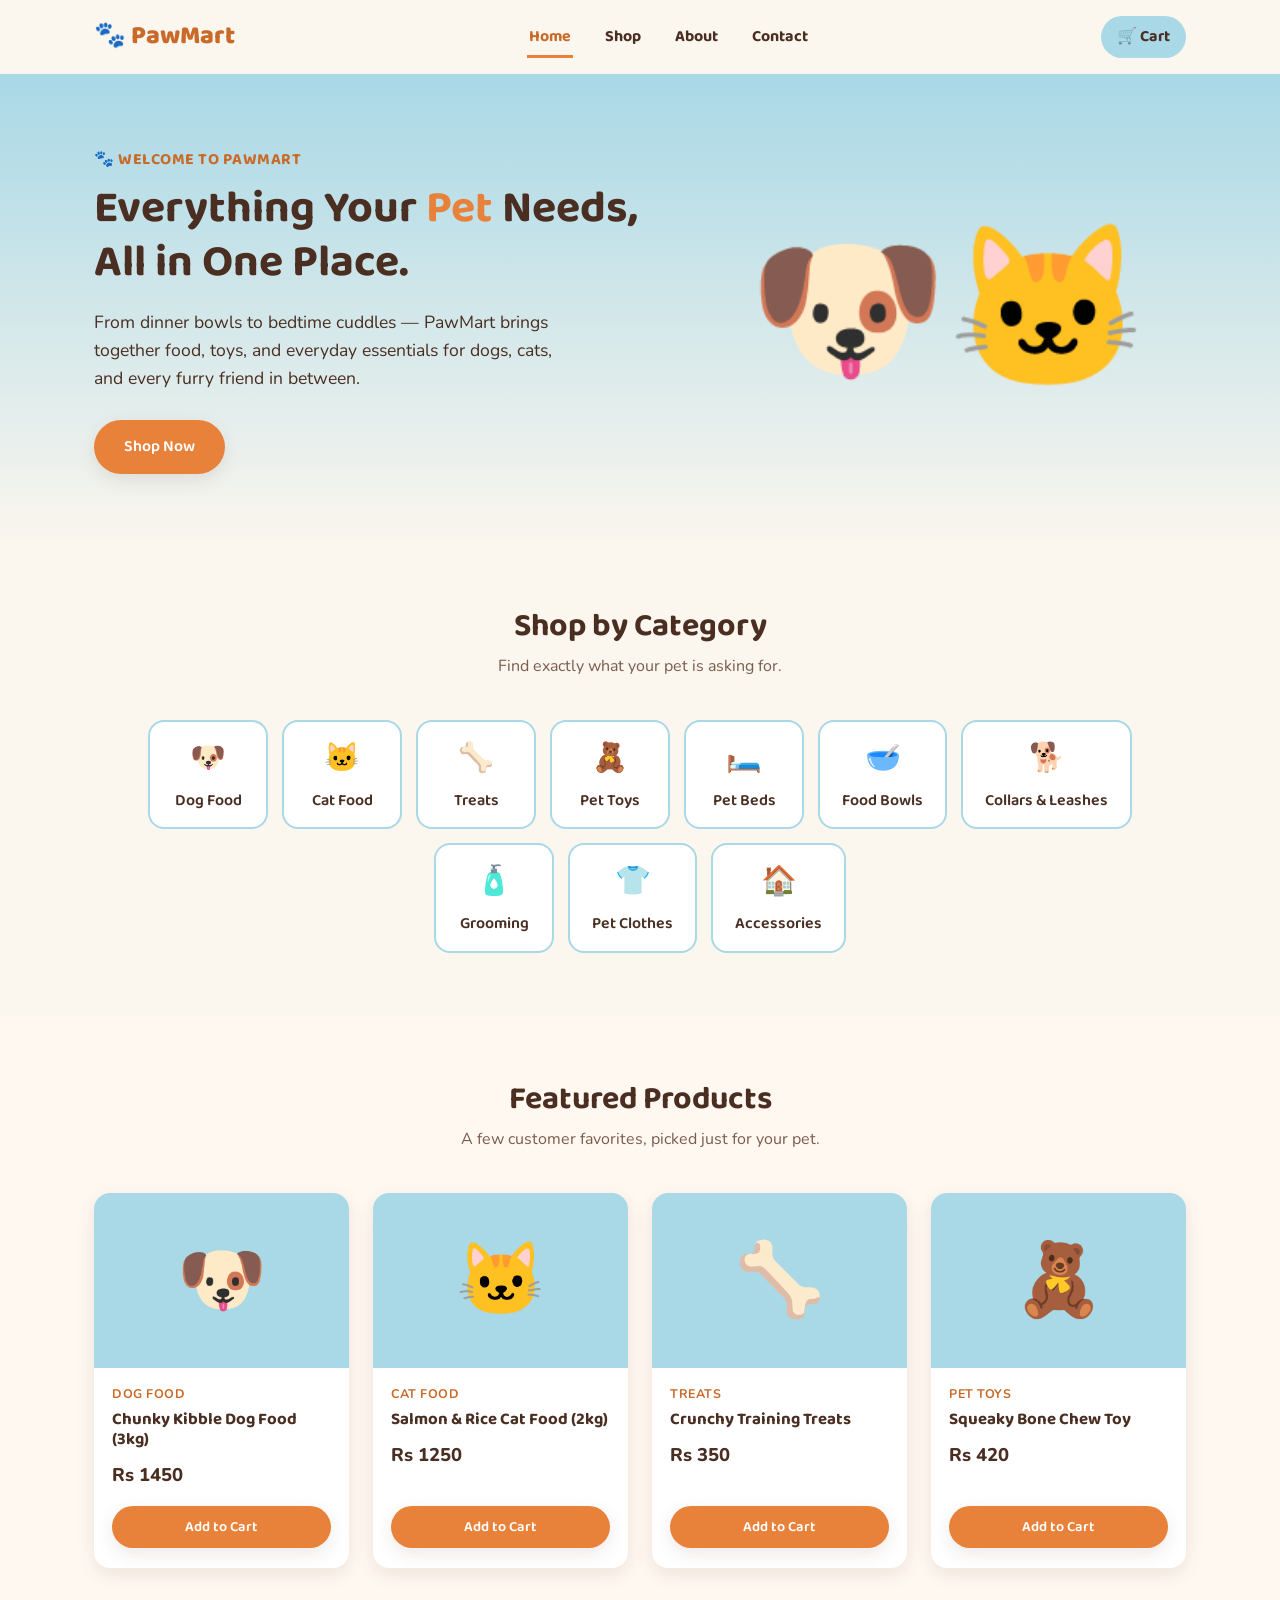
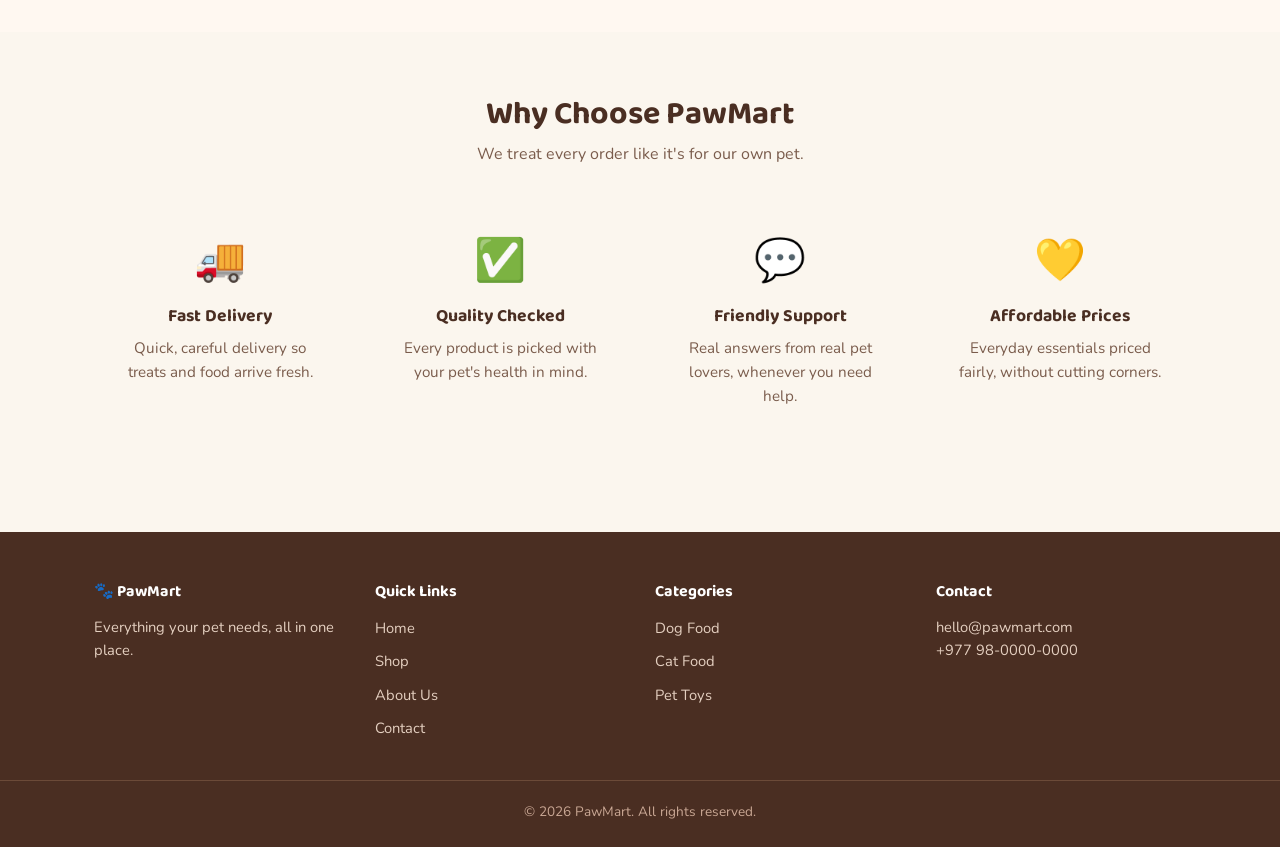
<file: index.html>
<!DOCTYPE html>
<html lang="en">
<head>
<meta charset="UTF-8">
<meta name="viewport" content="width=device-width, initial-scale=1.0">
<title>PawMart — Everything Your Pet Needs</title>
<link rel="stylesheet" href="css/style.css">
</head>
<body>

<nav class="navbar">
  <div class="container">
    <a href="index.html" class="logo">🐾 PawMart</a>
    <ul class="nav-links">
      <li><a href="index.html" class="active">Home</a></li>
      <li><a href="products.html">Shop</a></li>
      <li><a href="about.html">About</a></li>
      <li><a href="contact.html">Contact</a></li>
    </ul>
    <a href="cart.html" class="nav-cart">🛒 Cart</a>
    <button class="nav-toggle" aria-label="Toggle menu">☰</button>
  </div>
</nav>

<section class="hero">
  <div class="container">
    <div class="hero-copy">
      <span class="hero-eyebrow">🐾 WELCOME TO PAWMART</span>
      <h1>Everything Your <span>Pet</span> Needs, All in One Place.</h1>
      <p>From dinner bowls to bedtime cuddles — PawMart brings together food, toys, and everyday essentials for dogs, cats, and every furry friend in between.</p>
      <a href="products.html" class="btn btn-primary">Shop Now</a>
    </div>
    <div class="hero-visual">🐶🐱</div>
  </div>
</section>

<section class="section">
  <div class="container">
    <h2 class="section-title">Shop by Category</h2>
    <p class="section-subtitle">Find exactly what your pet is asking for.</p>
    <div class="categories">
      <div class="category-chip"><span class="cat-icon">🐶</span>Dog Food</div>
      <div class="category-chip"><span class="cat-icon">🐱</span>Cat Food</div>
      <div class="category-chip"><span class="cat-icon">🦴</span>Treats</div>
      <div class="category-chip"><span class="cat-icon">🧸</span>Pet Toys</div>
      <div class="category-chip"><span class="cat-icon">🛏️</span>Pet Beds</div>
      <div class="category-chip"><span class="cat-icon">🥣</span>Food Bowls</div>
      <div class="category-chip"><span class="cat-icon">🐕</span>Collars & Leashes</div>
      <div class="category-chip"><span class="cat-icon">🧴</span>Grooming</div>
      <div class="category-chip"><span class="cat-icon">👕</span>Pet Clothes</div>
      <div class="category-chip"><span class="cat-icon">🏠</span>Accessories</div>
    </div>
  </div>
</section>

<section class="section" style="background:#FFF8F1;">
  <div class="container">
    <h2 class="section-title">Featured Products</h2>
    <p class="section-subtitle">A few customer favorites, picked just for your pet.</p>
    <div class="product-grid" id="featured-grid"></div>
  </div>
</section>

<section class="section">
  <div class="container">
    <h2 class="section-title">Why Choose PawMart</h2>
    <p class="section-subtitle">We treat every order like it's for our own pet.</p>
    <div class="features">
      <div class="feature-card">
        <div class="feature-icon">🚚</div>
        <h3>Fast Delivery</h3>
        <p>Quick, careful delivery so treats and food arrive fresh.</p>
      </div>
      <div class="feature-card">
        <div class="feature-icon">✅</div>
        <h3>Quality Checked</h3>
        <p>Every product is picked with your pet's health in mind.</p>
      </div>
      <div class="feature-card">
        <div class="feature-icon">💬</div>
        <h3>Friendly Support</h3>
        <p>Real answers from real pet lovers, whenever you need help.</p>
      </div>
      <div class="feature-card">
        <div class="feature-icon">💛</div>
        <h3>Affordable Prices</h3>
        <p>Everyday essentials priced fairly, without cutting corners.</p>
      </div>
    </div>
  </div>
</section>

<footer class="footer">
  <div class="container">
    <div>
      <h4>🐾 PawMart</h4>
      <p>Everything your pet needs, all in one place.</p>
    </div>
    <div>
      <h4>Quick Links</h4>
      <ul>
        <li><a href="index.html">Home</a></li>
        <li><a href="products.html">Shop</a></li>
        <li><a href="about.html">About Us</a></li>
        <li><a href="contact.html">Contact</a></li>
      </ul>
    </div>
    <div>
      <h4>Categories</h4>
      <ul>
        <li><a href="products.html">Dog Food</a></li>
        <li><a href="products.html">Cat Food</a></li>
        <li><a href="products.html">Pet Toys</a></li>
      </ul>
    </div>
    <div>
      <h4>Contact</h4>
      <p>hello@pawmart.com</p>
      <p>+977 98-0000-0000</p>
    </div>
  </div>
  <div class="footer-bottom">© 2026 PawMart. All rights reserved.</div>
</footer>

<script src="js/script.js"></script>
</body>
</html>
</file>
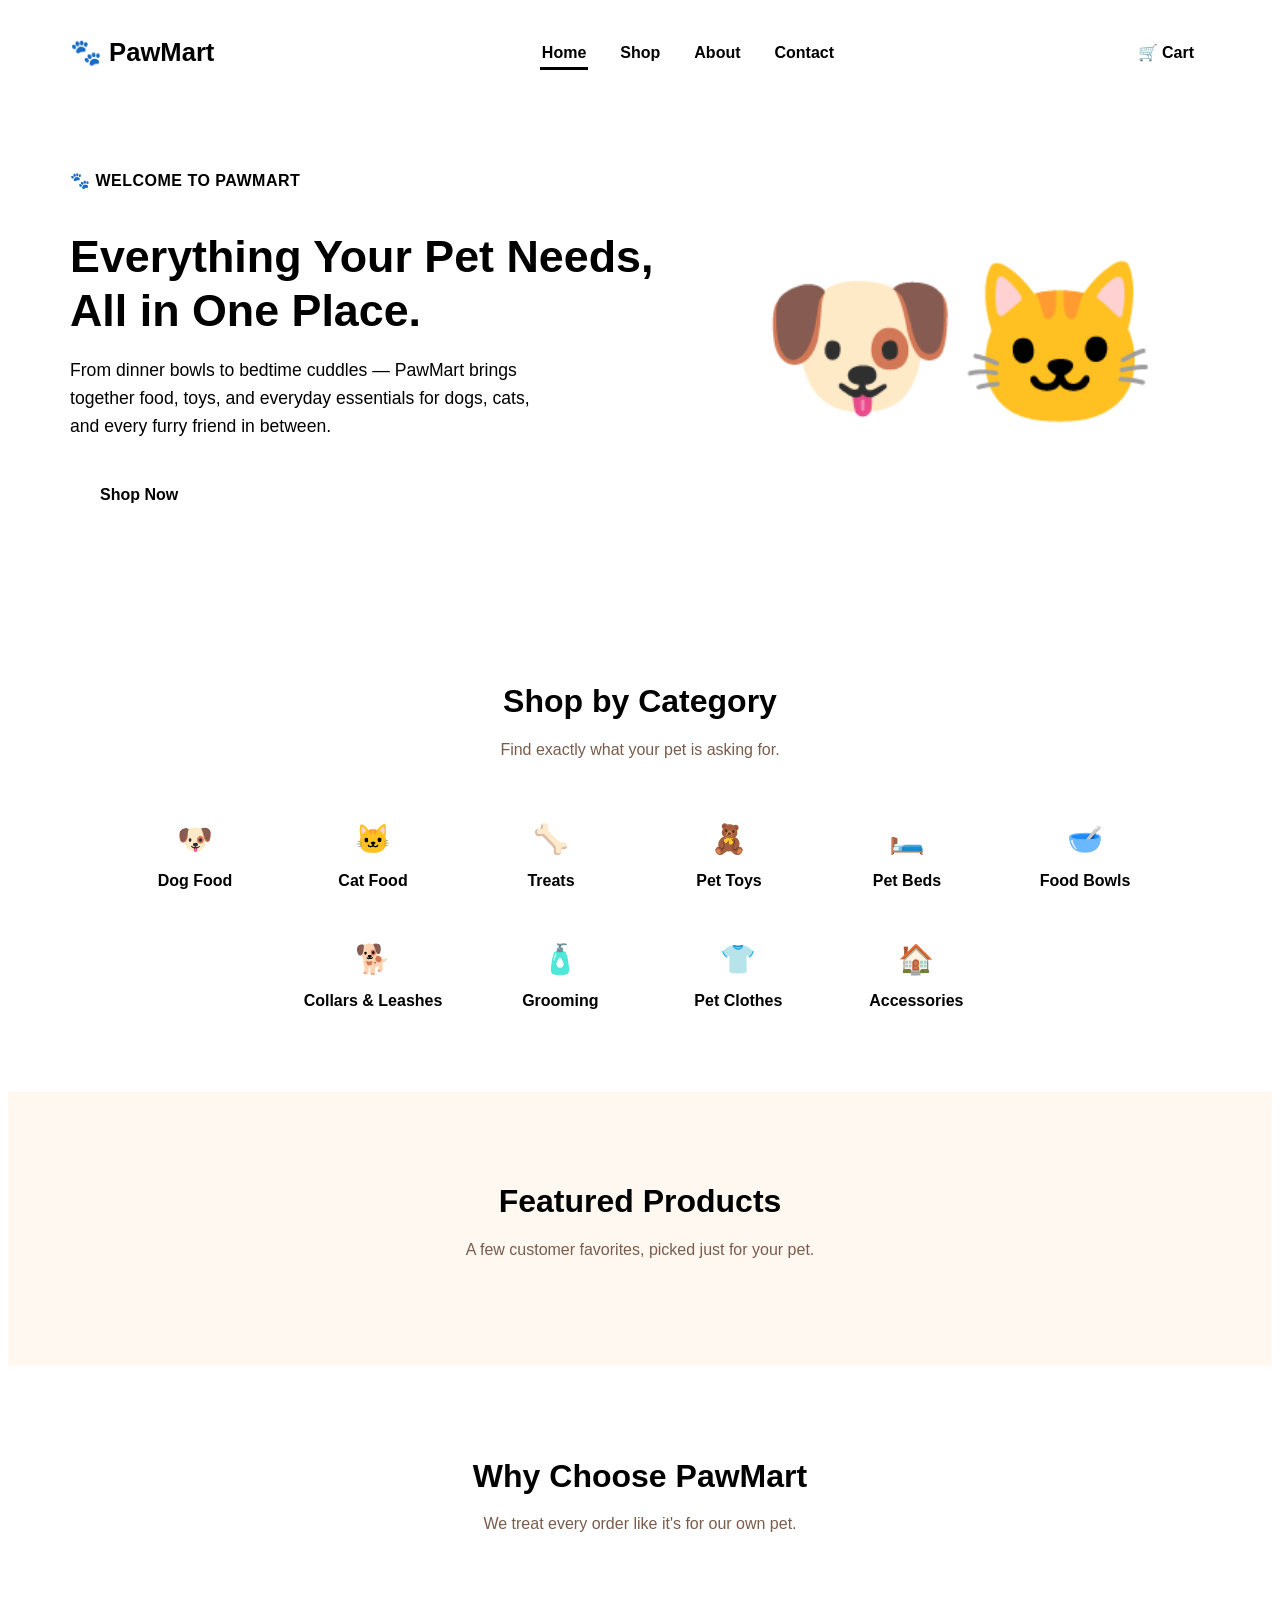
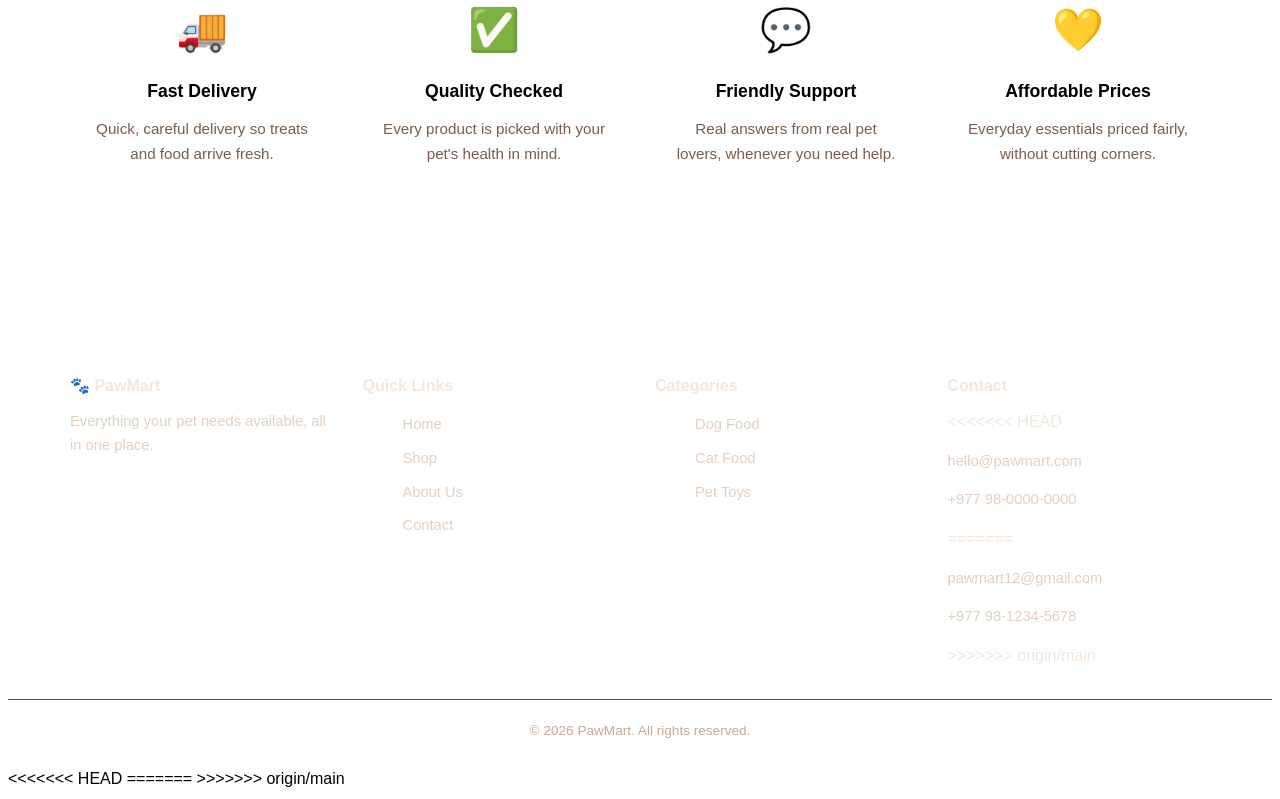
<file: pawmart/index.html>
<!DOCTYPE html>
<html lang="en">
<head>
<meta charset="UTF-8">
<meta name="viewport" content="width=device-width, initial-scale=1.0">
<title>PawMart — Everything Your Pet Needs</title>
<link rel="stylesheet" href="css/style.css">
</head>
<body>

<nav class="navbar">
  <div class="container">
    <a href="index.html" class="logo">🐾 PawMart</a>
    <ul class="nav-links">
      <li><a href="index.html" class="active">Home</a></li>
      <li><a href="products.html">Shop</a></li>
      <li><a href="about.html">About</a></li>
      <li><a href="contact.html">Contact</a></li>
    </ul>
    <a href="cart.html" class="nav-cart">🛒 Cart</a>
    <button class="nav-toggle" aria-label="Toggle menu">☰</button>
  </div>
</nav>

<section class="hero">
  <div class="container">
    <div class="hero-copy">
      <span class="hero-eyebrow">🐾 WELCOME TO PAWMART</span>
      <h1>Everything Your <span>Pet</span> Needs, All in One Place.</h1>
      <p>From dinner bowls to bedtime cuddles — PawMart brings together food, toys, and everyday essentials for dogs, cats, and every furry friend in between.</p>
      <a href="products.html" class="btn btn-primary">Shop Now</a>
    </div>
    <div class="hero-visual">🐶🐱</div>
  </div>
</section>

<section class="section">
  <div class="container">
    <h2 class="section-title">Shop by Category</h2>
    <p class="section-subtitle">Find exactly what your pet is asking for.</p>
    <div class="categories">
      <div class="category-chip"><span class="cat-icon">🐶</span>Dog Food</div>
      <div class="category-chip"><span class="cat-icon">🐱</span>Cat Food</div>
      <div class="category-chip"><span class="cat-icon">🦴</span>Treats</div>
      <div class="category-chip"><span class="cat-icon">🧸</span>Pet Toys</div>
      <div class="category-chip"><span class="cat-icon">🛏️</span>Pet Beds</div>
      <div class="category-chip"><span class="cat-icon">🥣</span>Food Bowls</div>
      <div class="category-chip"><span class="cat-icon">🐕</span>Collars & Leashes</div>
      <div class="category-chip"><span class="cat-icon">🧴</span>Grooming</div>
      <div class="category-chip"><span class="cat-icon">👕</span>Pet Clothes</div>
      <div class="category-chip"><span class="cat-icon">🏠</span>Accessories</div>
    </div>
  </div>
</section>

<section class="section" style="background:#FFF8F1;">
  <div class="container">
    <h2 class="section-title">Featured Products</h2>
    <p class="section-subtitle">A few customer favorites, picked just for your pet.</p>
    <div class="product-grid" id="featured-grid"></div>
  </div>
</section>

<section class="section">
  <div class="container">
    <h2 class="section-title">Why Choose PawMart</h2>
    <p class="section-subtitle">We treat every order like it's for our own pet.</p>
    <div class="features">
      <div class="feature-card">
        <div class="feature-icon">🚚</div>
        <h3>Fast Delivery</h3>
        <p>Quick, careful delivery so treats and food arrive fresh.</p>
      </div>
      <div class="feature-card">
        <div class="feature-icon">✅</div>
        <h3>Quality Checked</h3>
        <p>Every product is picked with your pet's health in mind.</p>
      </div>
      <div class="feature-card">
        <div class="feature-icon">💬</div>
        <h3>Friendly Support</h3>
        <p>Real answers from real pet lovers, whenever you need help.</p>
      </div>
      <div class="feature-card">
        <div class="feature-icon">💛</div>
        <h3>Affordable Prices</h3>
        <p>Everyday essentials priced fairly, without cutting corners.</p>
      </div>
    </div>
  </div>
</section>

<footer class="footer">
  <div class="container">
    <div>
      <h4>🐾 PawMart</h4>
      <p>Everything your pet needs available, all in one place.</p>
    </div>
    <div>
      <h4>Quick Links</h4>
      <ul>
        <li><a href="index.html">Home</a></li>
        <li><a href="products.html">Shop</a></li>
        <li><a href="about.html">About Us</a></li>
        <li><a href="contact.html">Contact</a></li>
      </ul>
    </div>
    <div>
      <h4>Categories</h4>
      <ul>
        <li><a href="products.html">Dog Food</a></li>
        <li><a href="products.html">Cat Food</a></li>
        <li><a href="products.html">Pet Toys</a></li>
      </ul>
    </div>
    <div>
      <h4>Contact</h4>
<<<<<<< HEAD
      <p>hello@pawmart.com</p>
      <p>+977 98-0000-0000</p>
=======
      <p>pawmart12@gmail.com</p>
      <p>+977 98-1234-5678</p>
>>>>>>> origin/main
    </div>
  </div>
  <div class="footer-bottom">© 2026 PawMart. All rights reserved.</div>
</footer>

<script src="js/script.js"></script>
</body>
<<<<<<< HEAD
</html>
=======
</html>
>>>>>>> origin/main
</file>
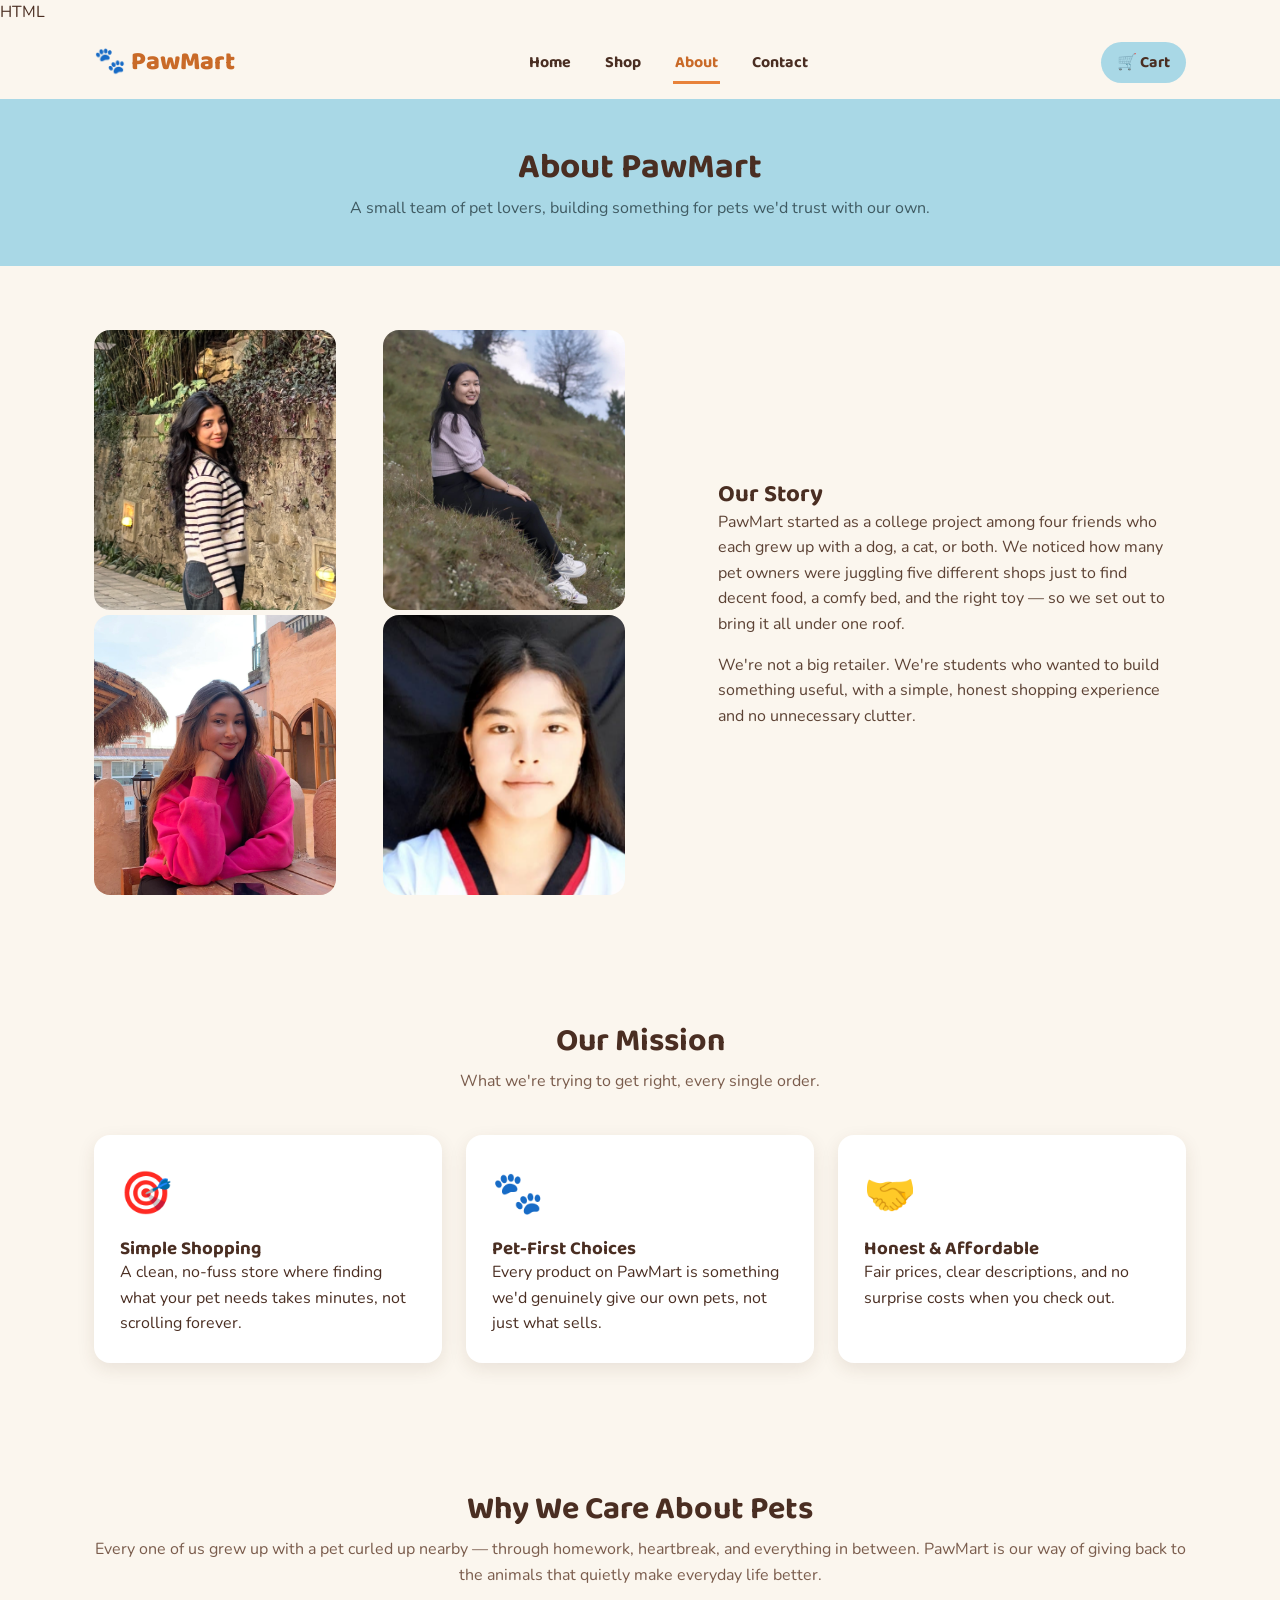
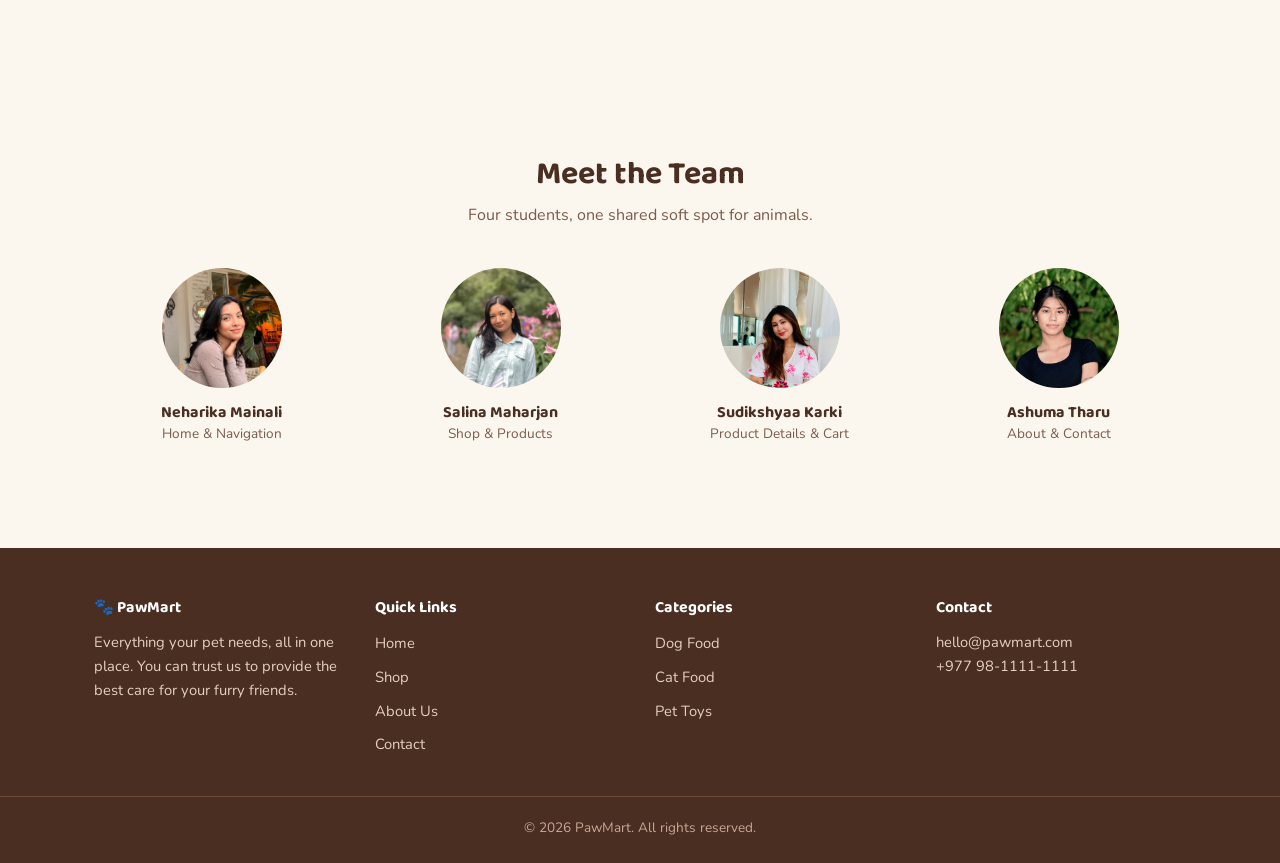
<file: about.html>
HTML
<!DOCTYPE html>
<html lang="en">
<head>
  <meta charset="UTF-8">
  <meta name="viewport" content="width=device-width, initial-scale=1.0">
  <meta name="description" content="Learn about PawMart - a small team of pet lovers building a simple, honest shopping experience for your pets.">
  <title>About Us — PawMart</title>
  <link rel="stylesheet" href="css/style.css">
</head>
<body>

  <!-- Navigation -->
  <nav class="navbar" aria-label="Main Navigation">
    <div class="container">
      <a href="index.html" class="logo">🐾 PawMart</a>
      <ul class="nav-links">
        <li><a href="index.html">Home</a></li>
        <li><a href="products.html">Shop</a></li>
        <li><a href="about.html" class="active" aria-current="page">About</a></li>
        <li><a href="contact.html">Contact</a></li>
      </ul>
      <a href="cart.html" class="nav-cart">🛒 Cart</a>
      <button class="nav-toggle" aria-label="Toggle menu">☰</button>
    </div>
  </nav>

  <!-- Page Header -->
  <header class="page-header">
    <div class="container">
      <h1>About PawMart</h1>
      <p>A small team of pet lovers, building something for pets we'd trust with our own.</p>
    </div>
  </header>

  <!-- Story Section -->
  <section class="section">
    <div class="container">
      <div class="about-story">
        <div class="story-photos">
          <img src="images/Neharikaa.png" alt="Neharika planning product listings" class="story-image">
          <img src="images/Salinaa.jpeg" alt="Salina working on the PawMart project" class="story-image">
          <img src="images/Sudikshya.jpg" alt="Sudikshya testing the cart functionality" class="story-image">
          <img src="images/Ashumaa.jpeg" alt="Ashuma designing the contact page" class="story-image">
        </div>

        <div class="about-story-copy">
          <h2>Our Story</h2>
          <p>
            PawMart started as a college project among four friends
            who each grew up with a dog, a cat, or both. We noticed
            how many pet owners were juggling five different shops
            just to find decent food, a comfy bed, and the right toy
            — so we set out to bring it all under one roof.
          </p>
          <p>
            We're not a big retailer. We're students who wanted to
            build something useful, with a simple, honest shopping
            experience and no unnecessary clutter.
          </p>
        </div>
      </div>
    </div>
  </section>
  <!-- Mission Section -->
  <section class="section section-alt">
    <div class="container">
      <h2 class="section-title">Our Mission</h2>
      <p class="section-subtitle">What we're trying to get right, every single order.</p>
      <div class="mission-grid">
        <div class="mission-card">
          <div class="feature-icon" aria-hidden="true">🎯</div>
          <h3>Simple Shopping</h3>
          <p>A clean, no-fuss store where finding what your pet needs takes minutes, not scrolling forever.</p>
        </div>
        <div class="mission-card">
          <div class="feature-icon" aria-hidden="true">🐾</div>
          <h3>Pet-First Choices</h3>
          <p>Every product on PawMart is something we'd genuinely give our own pets, not just what sells.</p>
        </div>
        <div class="mission-card">
          <div class="feature-icon" aria-hidden="true">🤝</div>
          <h3>Honest & Affordable</h3>
          <p>Fair prices, clear descriptions, and no surprise costs when you check out.</p>
        </div>
      </div>
    </div>
  </section>
  <!-- Why We Care Section -->
  <section class="section">
    <div class="container">
      <h2 class="section-title">Why We Care About Pets</h2>
      <p class="section-subtitle text-center section-subtitle-constrained">
        Every one of us grew up with a pet curled up nearby — through homework, heartbreak, and everything in between. PawMart is our way of giving back to the animals that quietly make everyday life better.
      </p>
    </div>
  </section>
  <!-- Team Section -->
  <section class="section section-alt">
    <div class="container">
      <h2 class="section-title">Meet the Team</h2>
      <p class="section-subtitle">Four students, one shared soft spot for animals.</p>
      <div class="team-grid">
        <div class="team-card">
          <div class="team-avatar">
           <img src="images/Neharika.png" alt="Neharika Mainali">
          </div>
          <h3>Neharika Mainali</h3>
          <p>Home & Navigation</p>
        </div>
        <div class="team-card">
          <div class="team-avatar">
             <img src="images/Salina.jpeg" alt="Salina Maharjan">
          </div>
          <h3>Salina Maharjan</h3>
          <p>Shop & Products</p>
        </div>
        <div class="team-card">
          <div class="team-avatar">
            <img src="images/Sudikshyaa.JPG" alt="Sudikshyaa Karki">
          </div>
          <h3>Sudikshyaa Karki</h3>
          <p>Product Details & Cart</p>
        </div>
        <div class="team-card">
          <div class="team-avatar">
            <img src="images/Ashuma.jpg" alt="Ashuma Tharu">
          </div>
          <h3>Ashuma Tharu</h3>
          <p>About & Contact</p>
        </div>
      </div>
    </div>
  </section>
  <!-- Footer -->
  <footer class="footer">
    <div class="container">
      <div>
        <h4>🐾 PawMart</h4>
        <p>Everything your pet needs, all in one place. You can trust us to provide the best care for your furry friends.</p>
      </div>
      <div>
        <h4>Quick Links</h4>
        <ul>
          <li><a href="index.html">Home</a></li>
          <li><a href="products.html">Shop</a></li>
          <li><a href="about.html">About Us</a></li>
          <li><a href="contact.html">Contact</a></li>
        </ul>
      </div>
      <div>
        <h4>Categories</h4>
        <ul>
          <li><a href="products.html">Dog Food</a></li>
          <li><a href="products.html">Cat Food</a></li>
          <li><a href="products.html">Pet Toys</a></li>
        </ul>
      </div>
      <div>
        <h4>Contact</h4>
        <p>hello@pawmart.com</p>
        <p>+977 98-1111-1111</p>
      </div>
    </div>
    <div class="footer-bottom">© 2026 PawMart. All rights reserved.</div>
  </footer>

  <script src="js/script.js"></script>
</body>
</html>
</file>
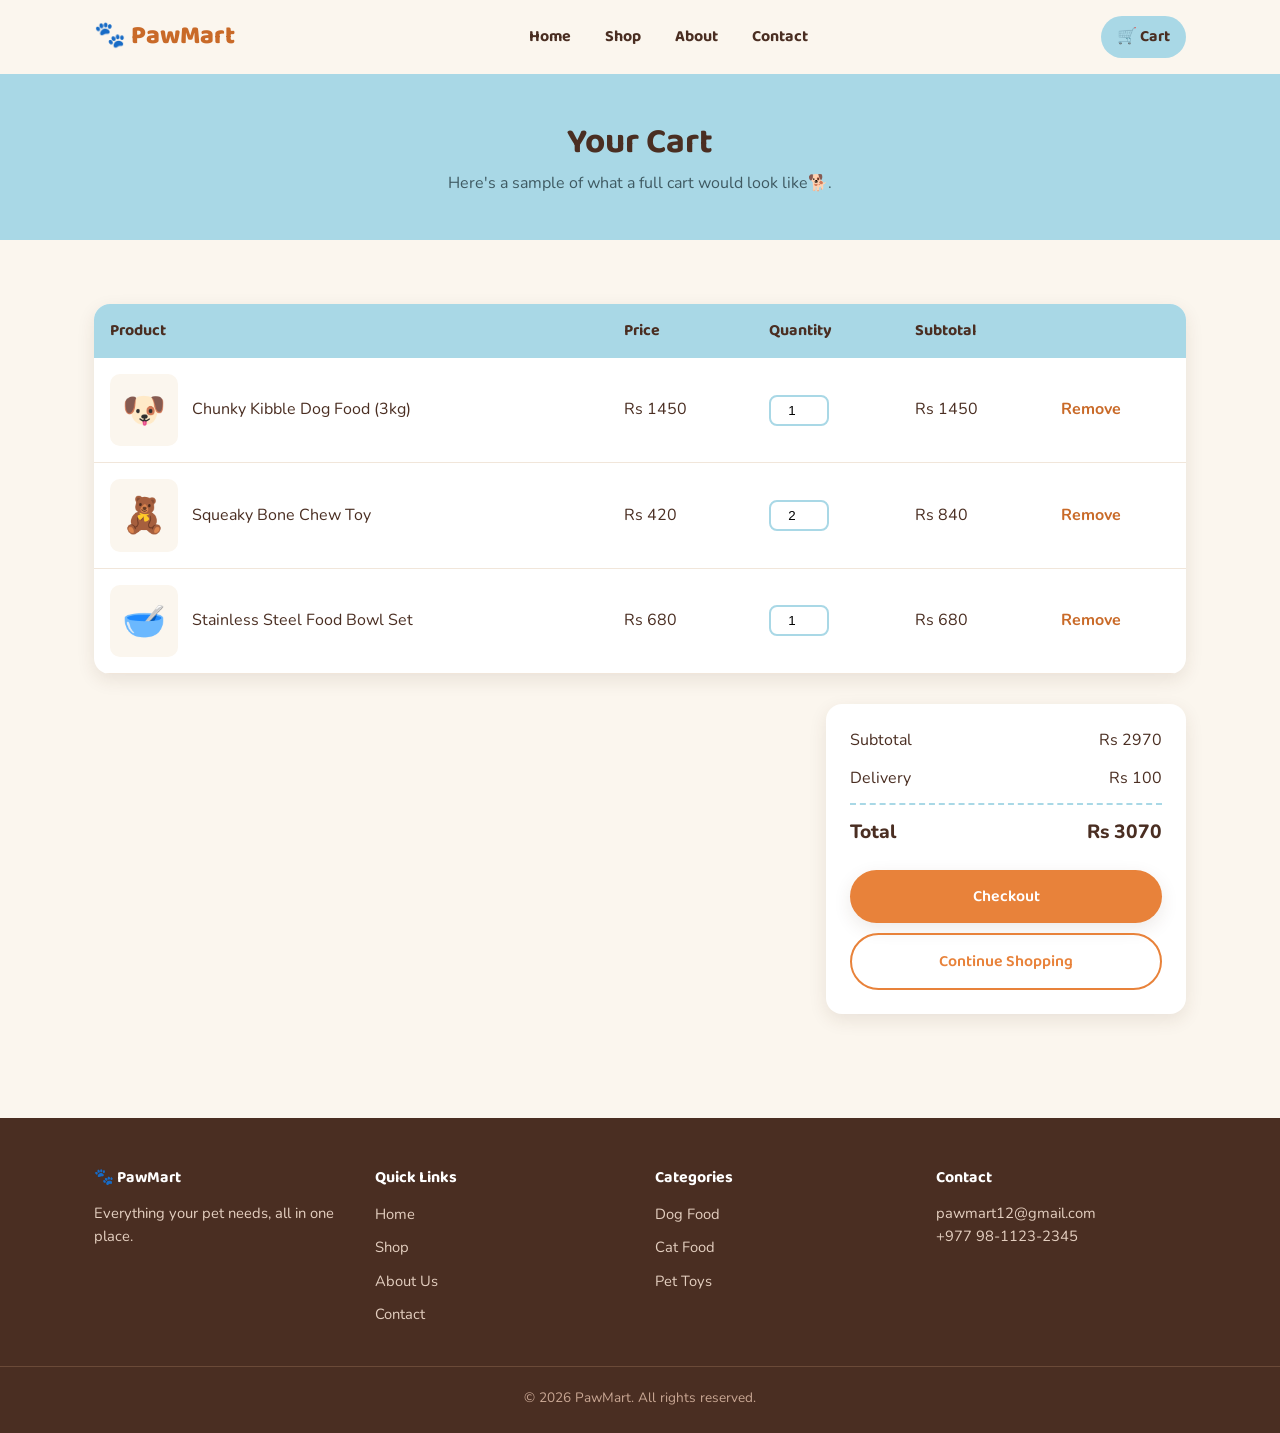
<file: cart.html>
<!DOCTYPE html>
<html lang="en">
<head>
<meta charset="UTF-8">
<meta name="viewport" content="width=device-width, initial-scale=1.0">
<title>Your Cart — PawMart</title>
<link rel="stylesheet" href="css/style.css">
</head>
<body>

<nav class="navbar">
  <div class="container">
    <a href="index.html" class="logo">🐾 PawMart</a>
    <ul class="nav-links">
      <li><a href="index.html">Home</a></li>
      <li><a href="products.html">Shop</a></li>
      <li><a href="about.html">About</a></li>
      <li><a href="contact.html">Contact</a></li>
    </ul>
    <a href="cart.html" class="nav-cart active">🛒 Cart</a>
    <button class="nav-toggle" aria-label="Toggle menu">☰</button>
  </div>
</nav>

<header class="page-header">
  <div class="container">
    <h1>Your Cart</h1>
    <p>Here's a sample of what a full cart would look like🐕.</p>
  </div>
</header>
<section class="section">
  <div class="container">
    <table class="cart-table">
      <thead>
        <tr>
          <th>Product</th>
          <th>Price</th>
          <th>Quantity</th>
          <th>Subtotal</th>
          <th></th>
        </tr>
      </thead>
      <tbody>
        <tr>
          <td>
            <div class="cart-product">
              <span class="cart-thumb">🐶</span>
              <span>Chunky Kibble Dog Food (3kg)</span>
            </div>
          </td>
          <td>Rs 1450</td>
          <td><input type="number" class="cart-qty" value="1" min="1"></td>
          <td>Rs 1450</td>
          <td><span class="remove-link" onclick="this.closest('tr').remove()">Remove</span></td>
        </tr>
        <tr>
          <td>
            <div class="cart-product">
              <span class="cart-thumb">🧸</span>
              <span>Squeaky Bone Chew Toy</span>
            </div>
          </td>
          <td>Rs 420</td>
          <td><input type="number" class="cart-qty" value="2" min="1"></td>
          <td>Rs 840</td>
          <td><span class="remove-link" onclick="this.closest('tr').remove()">Remove</span></td>
        </tr>
        <tr>
          <td>
          <div class="cart-product">
              <span class="cart-thumb">🥣</span>
              <span>Stainless Steel Food Bowl Set</span>
            </div>  
          </td>
          <td>Rs 680</td>
          <td><input type="number" class="cart-qty" value="1" min="1"></td>
          <td>Rs 680</td>
          <td><span class="remove-link" onclick="this.closest('tr').remove()">Remove</span></td>
        </tr>
      </tbody>
    </table>

    <div class="cart-summary">
      <div class="cart-summary-row"><span>Subtotal</span><span>Rs 2970</span></div>
      <div class="cart-summary-row"><span>Delivery</span><span>Rs 100</span></div>
      <div class="cart-summary-row total"><span>Total</span><span>Rs 3070</span></div>
      <button class="btn btn-primary" onclick="alert('Thanks for shopping with PawMart! 🐾')">Checkout</button>
      <a href="products.html" class="btn btn-outline text-center mt-24">Continue Shopping</a>
    </div>
  </div>
</section>

<footer class="footer">
  <div class="container">
    <div>
      <h4>🐾 PawMart</h4>
      <p>Everything your pet needs, all in one place.</p>
    </div>
    <div>
      <h4>Quick Links</h4>
      <ul>
        <li><a href="index.html">Home</a></li>
        <li><a href="products.html">Shop</a></li>
        <li><a href="about.html">About Us</a></li>
        <li><a href="contact.html">Contact</a></li>
      </ul>
    </div>
    <div>
      <h4>Categories</h4>
      <ul>
        <li><a href="products.html">Dog Food</a></li>
        <li><a href="products.html">Cat Food</a></li>
        <li><a href="products.html">Pet Toys</a></li>
      </ul>
    </div>
    <div>
      <h4>Contact</h4>
      <p>pawmart12@gmail.com</p>
      <p>+977 98-1123-2345</p>
    </div>
  </div>
  <div class="footer-bottom">© 2026 PawMart. All rights reserved.</div>
</footer>

<script src="js/script.js"></script>
</body>
</html>
</file>
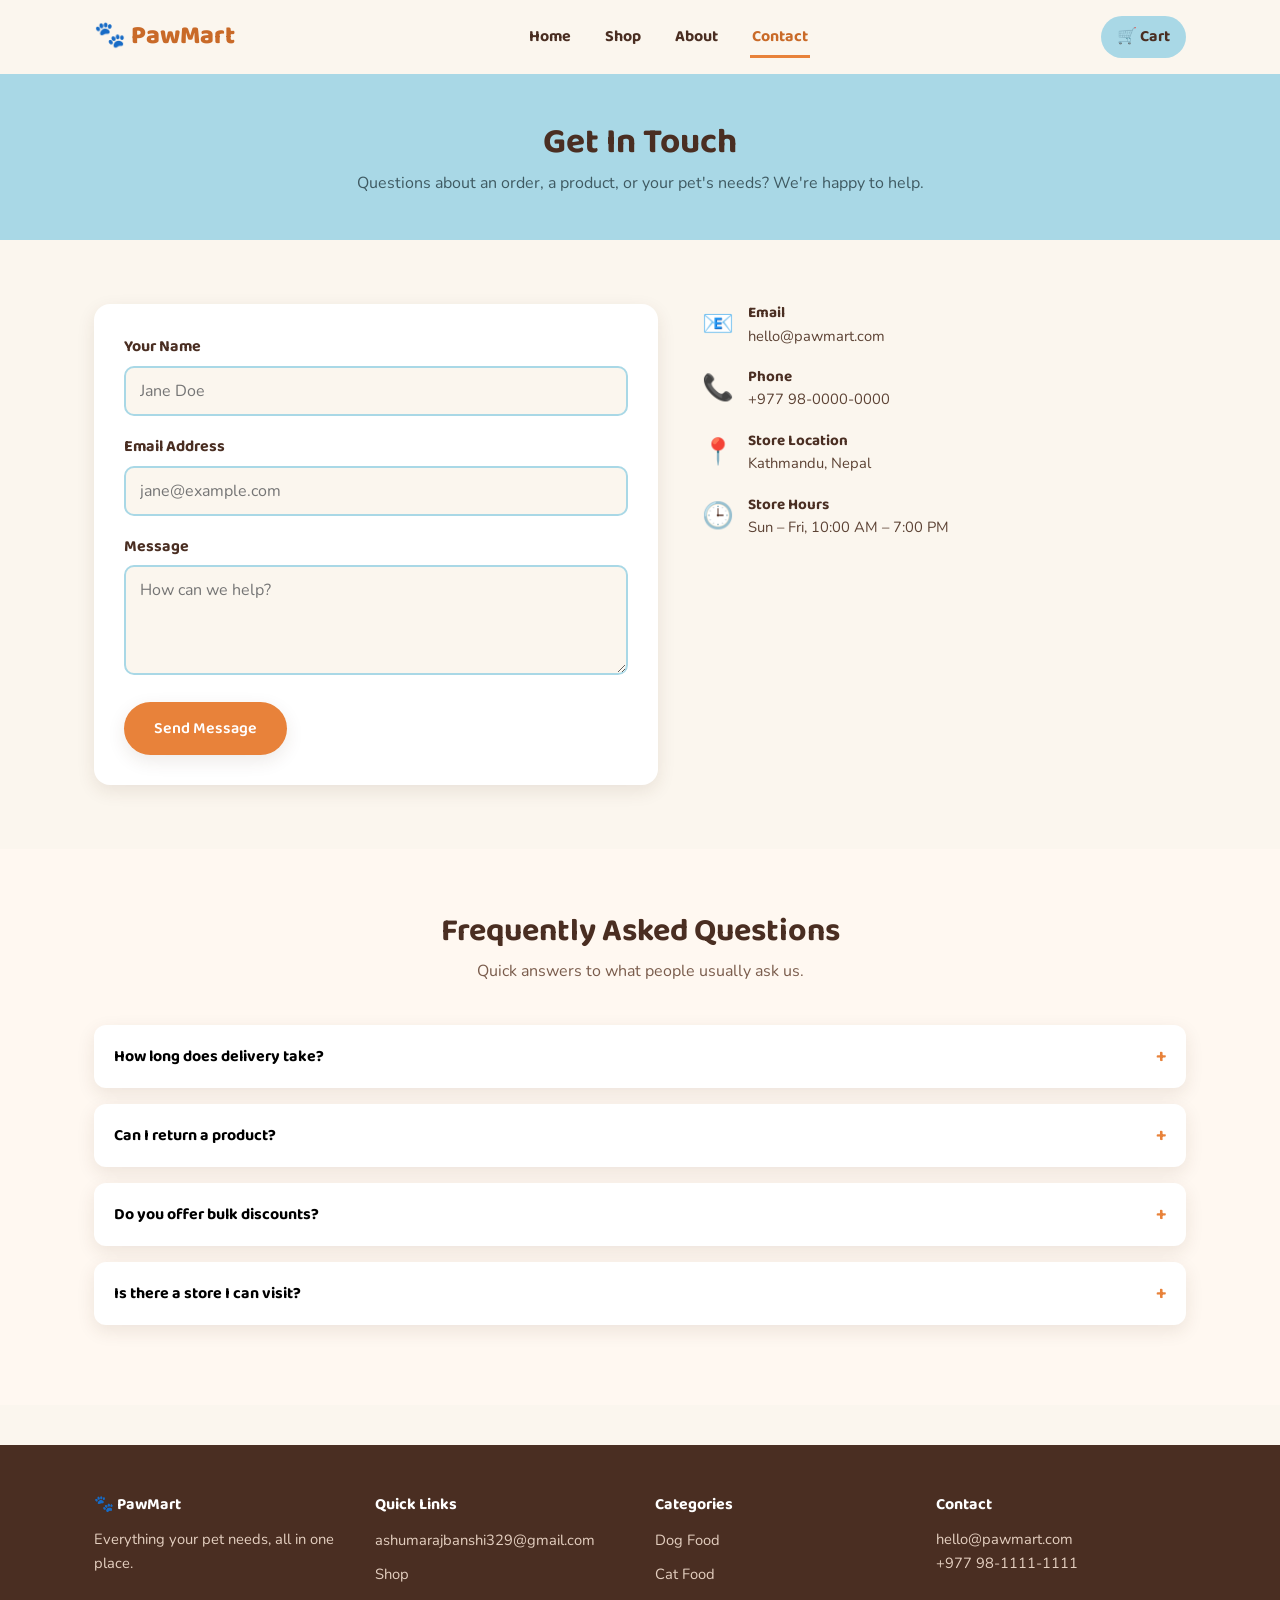
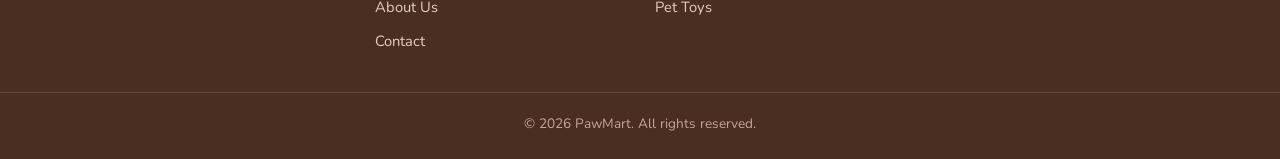
<file: contact.html>
<!DOCTYPE html>
<html lang="en">
<head>
<meta charset="UTF-8">
<meta name="viewport" content="width=device-width, initial-scale=1.0">
<title>Contact Us — PawMart</title>
<link rel="stylesheet" href="css/style.css">
</head>
<body>

<nav class="navbar">
  <div class="container">
    <a href="index.html" class="logo">🐾 PawMart</a>
    <ul class="nav-links">
      <li><a href="index.html">Home</a></li>
      <li><a href="products.html">Shop</a></li>
      <li><a href="about.html">About</a></li>
      <li><a href="contact.html" class="active">Contact</a></li>
    </ul>
    <a href="cart.html" class="nav-cart">🛒 Cart</a>
    <button class="nav-toggle" aria-label="Toggle menu">☰</button>
  </div>
</nav>

<header class="page-header">
  <div class="container">
    <h1>Get In Touch</h1>
    <p>Questions about an order, a product, or your pet's needs? We're happy to help.</p>
  </div>
</header>

<section class="section">
  <div class="container">
    <div class="contact-layout">
      <form class="contact-form" onsubmit="handleContactSubmit(event)">
        <div class="form-group">
          <label for="name">Your Name</label>
          <input type="text" id="name" name="name" placeholder="Jane Doe" required>
        </div>
        <div class="form-group">
          <label for="email">Email Address</label>
          <input type="email" id="email" name="email" placeholder="jane@example.com" required>
        </div>
        <div class="form-group">
          <label for="message">Message</label>
          <textarea id="message" name="message" placeholder="How can we help?" required></textarea>
        </div>
        <button type="submit" class="btn btn-primary">Send Message</button>
      </form>

      <div class="contact-info">
        <div class="info-item">
          <span class="icon">📧</span>
          <div>
            <h4>Email</h4>
            <p>hello@pawmart.com</p>
          </div>
        </div>
        <div class="info-item">
          <span class="icon">📞</span>
          <div>
            <h4>Phone</h4>
            <p>+977 98-0000-0000</p>
          </div>
        </div>
        <div class="info-item">
          <span class="icon">📍</span>
          <div>
            <h4>Store Location</h4>
            <p>Kathmandu, Nepal</p>
          </div>
        </div>
        <div class="info-item">
          <span class="icon">🕒</span>
          <div>
            <h4>Store Hours</h4>
            <p>Sun – Fri, 10:00 AM – 7:00 PM</p>
          </div>
        </div>
      </div>
    </div>
  </div>
</section>

<section class="section" style="background:#FFF8F1;">
  <div class="container">
    <h2 class="section-title">Frequently Asked Questions</h2>
    <p class="section-subtitle">Quick answers to what people usually ask us.</p>

    <div class="faq-item">
      <button class="faq-question">How long does delivery take? <span class="faq-icon">+</span></button>
      <div class="faq-answer"><p>Most orders arrive within 2–4 business days, depending on your location.</p></div>
    </div>
    <div class="faq-item">
      <button class="faq-question">Can I return a product? <span class="faq-icon">+</span></button>
      <div class="faq-answer"><p>Yes — unopened items can be returned within 7 days of delivery.</p></div>
    </div>
    <div class="faq-item">
      <button class="faq-question">Do you offer bulk discounts? <span class="faq-icon">+</span></button>
      <div class="faq-answer"><p>Reach out to us directly for larger orders, and we'll work out a fair price.</p></div>
    </div>
    <div class="faq-item">
      <button class="faq-question">Is there a store I can visit? <span class="faq-icon">+</span></button>
      <div class="faq-answer"><p>We're online-only for now, but you can always reach us using the form above.</p></div>
    </div>
  </div>
</section>

<footer class="footer">
  <div class="container">
    <div>
      <h4>🐾 PawMart</h4>
      <p>Everything your pet needs, all in one place.</p>
    </div>
    <div>
      <h4>Quick Links</h4>
      <ul>
        <li><a href="index.html">ashumarajbanshi329@gmail.com</a></li>
        <li><a href="products.html">Shop</a></li>
        <li><a href="about.html">About Us</a></li>
        <li><a href="contact.html">Contact</a></li>
      </ul>
    </div>
    <div>
      <h4>Categories</h4>
      <ul>
        <li><a href="products.html">Dog Food</a></li>
        <li><a href="products.html">Cat Food</a></li>
        <li><a href="products.html">Pet Toys</a></li>
      </ul>
    </div>
    <div>
      <h4>Contact</h4>
      <p>hello@pawmart.com</p>
      <p>+977 98-1111-1111</p>
    </div>
  </div>
  <div class="footer-bottom">© 2026 PawMart. All rights reserved.</div>
</footer>

<script src="js/script.js"></script>
</body>
</html>
</file>
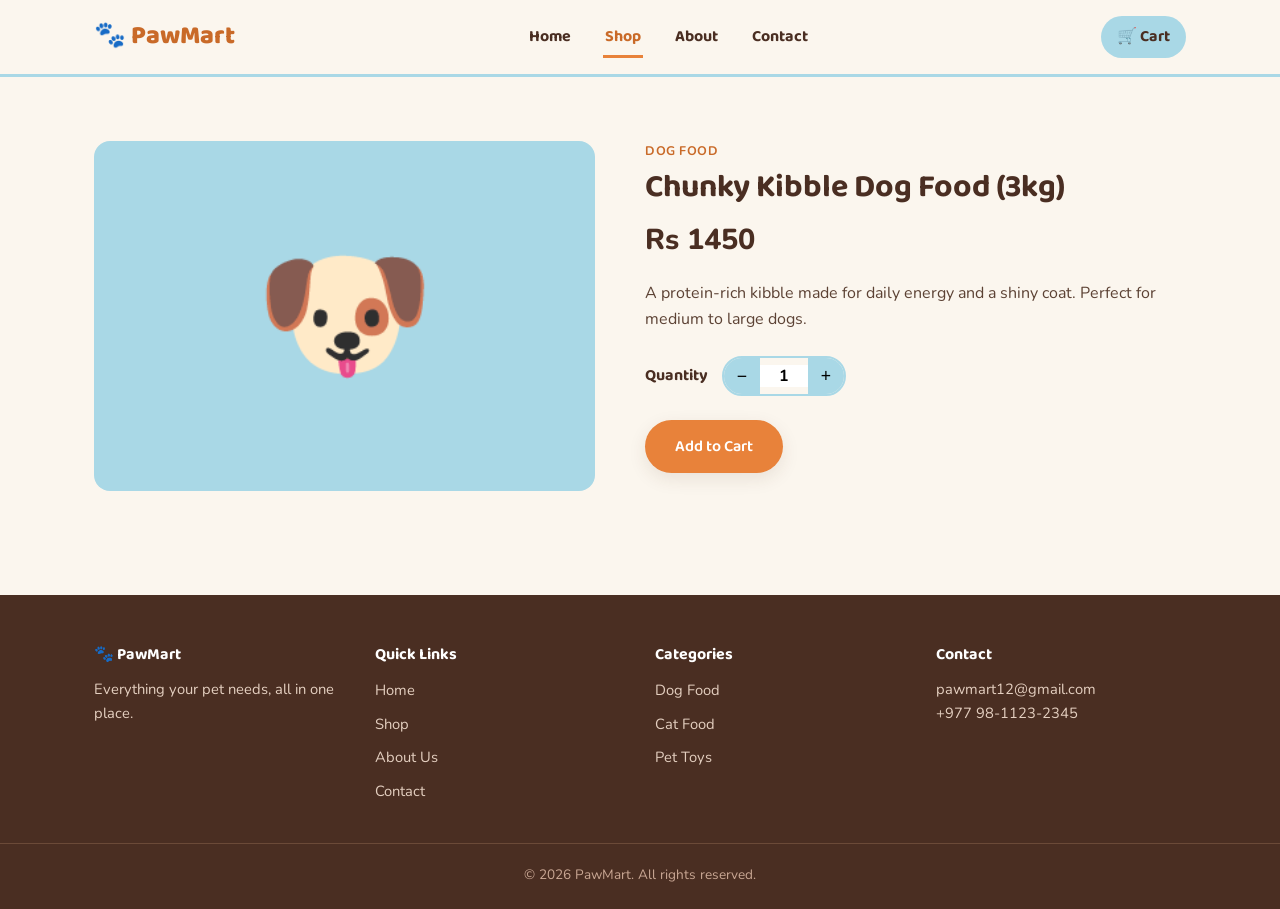
<file: product-details.html>
<!DOCTYPE html>
<html lang="en">
<head>
<meta charset="UTF-8">
<meta name="viewport" content="width=device-width, initial-scale=1.0">
<title>Product Details — PawMart</title>
<link rel="stylesheet" href="css/style.css">
</head>
<body>

<nav class="navbar">
  <div class="container">
    <a href="index.html" class="logo">🐾 PawMart</a>
    <ul class="nav-links">
      <li><a href="index.html">Home</a></li>
      <li><a href="products.html" class="active">Shop</a></li>
      <li><a href="about.html">About</a></li>
      <li><a href="contact.html">Contact</a></li>
    </ul>
    <a href="cart.html" class="nav-cart">🛒 Cart</a>
    <button class="nav-toggle" aria-label="Toggle menu">☰</button>
  </div>
</nav>

<section class="section">
  <div class="container">
    <div class="product-detail" id="product-detail-container">
      <!-- Filled in by js/script.js based on ?id= in the URL -->
    </div>
  </div>
</section>

<footer class="footer">
  <div class="container">
    <div>
      <h4>🐾 PawMart</h4>
      <p>Everything your pet needs, all in one place.</p>
    </div>
    <div>
      <h4>Quick Links</h4>
      <ul>
        <li><a href="index.html">Home</a></li>
        <li><a href="products.html">Shop</a></li>
        <li><a href="about.html">About Us</a></li>
        <li><a href="contact.html">Contact</a></li>
      </ul>
    </div>
    <div>
      <h4>Categories</h4>
      <ul>
        <li><a href="products.html">Dog Food</a></li>
        <li><a href="products.html">Cat Food</a></li>
        <li><a href="products.html">Pet Toys</a></li>
      </ul>
    </div>
    <div>
      <h4>Contact</h4>
      <p>pawmart12@gmail.com</p>
      <p>+977 98-1123-2345</p>
    </div>
  </div>
  <div class="footer-bottom">© 2026 PawMart. All rights reserved.</div>
</footer>

<script src="js/script.js"></script>
</body>
</html>
</file>
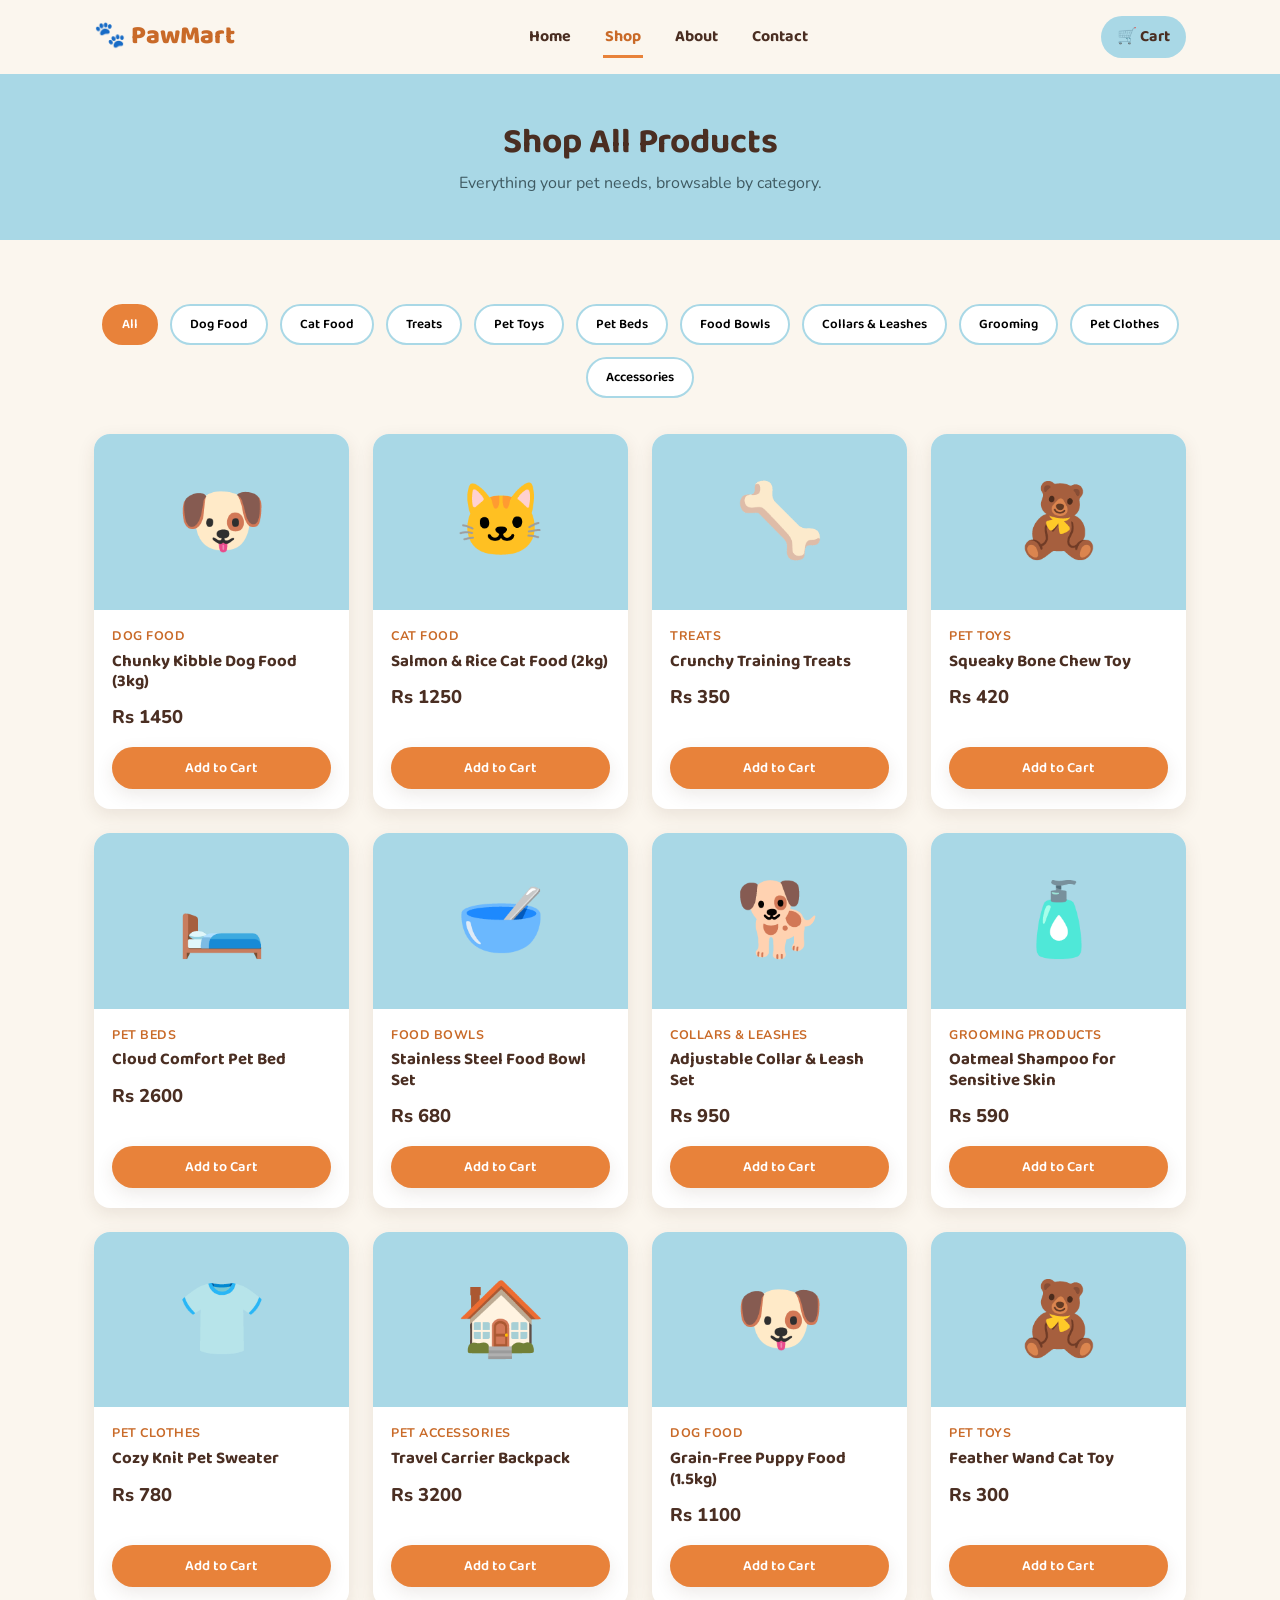
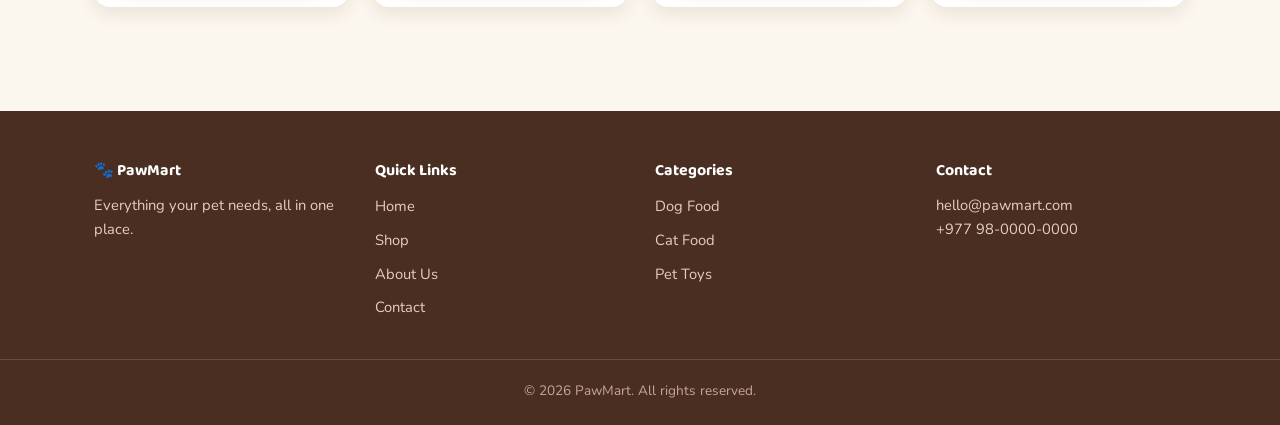
<file: products.html>
<!DOCTYPE html>
<html lang="en">
<head>
<meta charset="UTF-8">
<meta name="viewport" content="width=device-width, initial-scale=1.0">
<title>Shop — PawMart</title>
<link rel="stylesheet" href="css/style.css">
</head>
<body>

<nav class="navbar">
  <div class="container">
    <a href="index.html" class="logo">🐾 PawMart</a>
    <ul class="nav-links">
      <li><a href="index.html">Home</a></li>
      <li><a href="products.html" class="active">Shop</a></li>
      <li><a href="about.html">About</a></li>
      <li><a href="contact.html">Contact</a></li>
    </ul>
    <a href="cart.html" class="nav-cart">🛒 Cart</a>
    <button class="nav-toggle" aria-label="Toggle menu">☰</button>
  </div>
</nav>

<header class="page-header">
  <div class="container">
    <h1>Shop All Products</h1>
    <p>Everything your pet needs, browsable by category.</p>
  </div>
</header>

<section class="section">
  <div class="container">
    <div class="filter-bar">
      <button class="filter-btn active" data-category="All">All</button>
      <button class="filter-btn" data-category="Dog Food">Dog Food</button>
      <button class="filter-btn" data-category="Cat Food">Cat Food</button>
      <button class="filter-btn" data-category="Treats">Treats</button>
      <button class="filter-btn" data-category="Pet Toys">Pet Toys</button>
      <button class="filter-btn" data-category="Pet Beds">Pet Beds</button>
      <button class="filter-btn" data-category="Food Bowls">Food Bowls</button>
      <button class="filter-btn" data-category="Collars & Leashes">Collars & Leashes</button>
      <button class="filter-btn" data-category="Grooming Products">Grooming</button>
      <button class="filter-btn" data-category="Pet Clothes">Pet Clothes</button>
      <button class="filter-btn" data-category="Pet Accessories">Accessories</button>
    </div>

    <div class="product-grid" id="product-grid"></div>
  </div>
</section>

<footer class="footer">
  <div class="container">
    <div>
      <h4>🐾 PawMart</h4>
      <p>Everything your pet needs, all in one place.</p>
    </div>
    <div>
      <h4>Quick Links</h4>
      <ul>
        <li><a href="index.html">Home</a></li>
        <li><a href="products.html">Shop</a></li>
        <li><a href="about.html">About Us</a></li>
        <li><a href="contact.html">Contact</a></li>
      </ul>
    </div>
    <div>
      <h4>Categories</h4>
      <ul>
        <li><a href="products.html">Dog Food</a></li>
        <li><a href="products.html">Cat Food</a></li>
        <li><a href="products.html">Pet Toys</a></li>
      </ul>
    </div>
    <div>
      <h4>Contact</h4>
      <p>hello@pawmart.com</p>
      <p>+977 98-0000-0000</p>
    </div>
  </div>
  <div class="footer-bottom">© 2026 PawMart. All rights reserved.</div>
</footer>

<script src="js/script.js"></script>
</body>
</html>
</file>
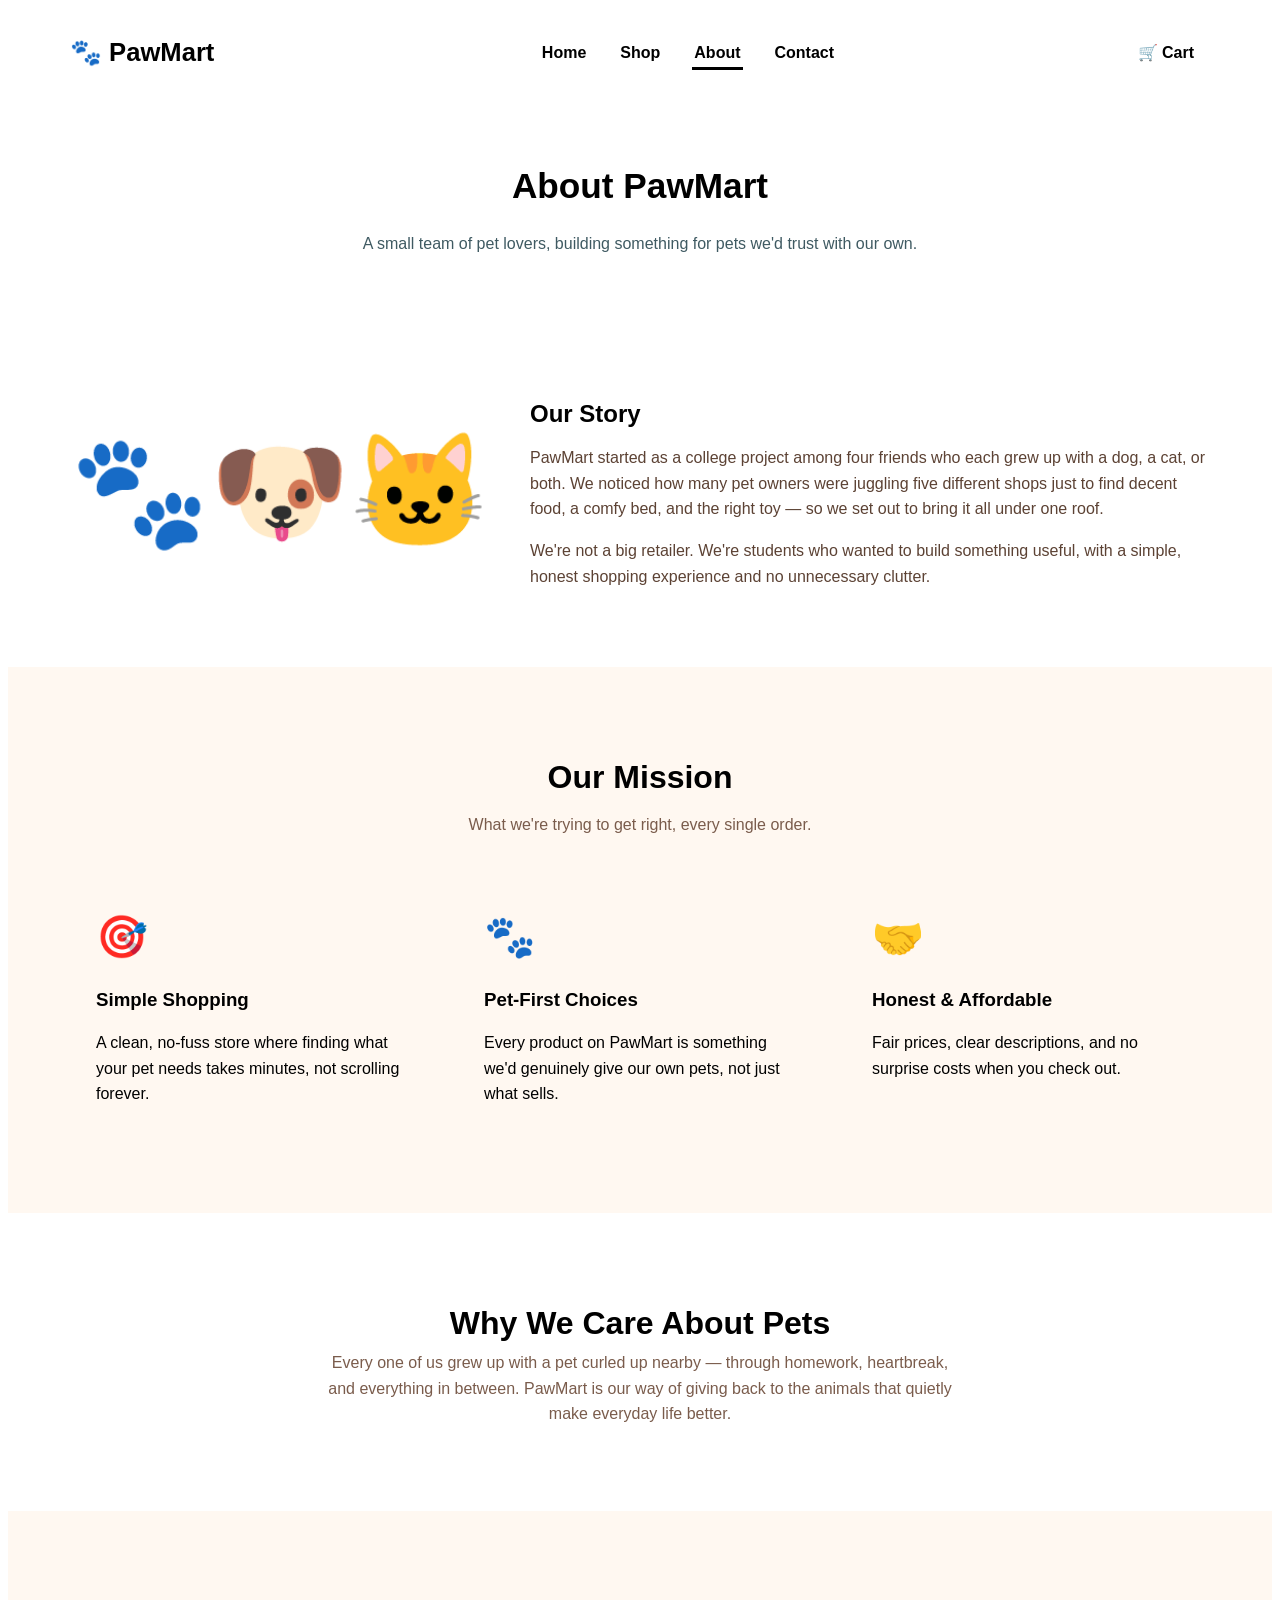
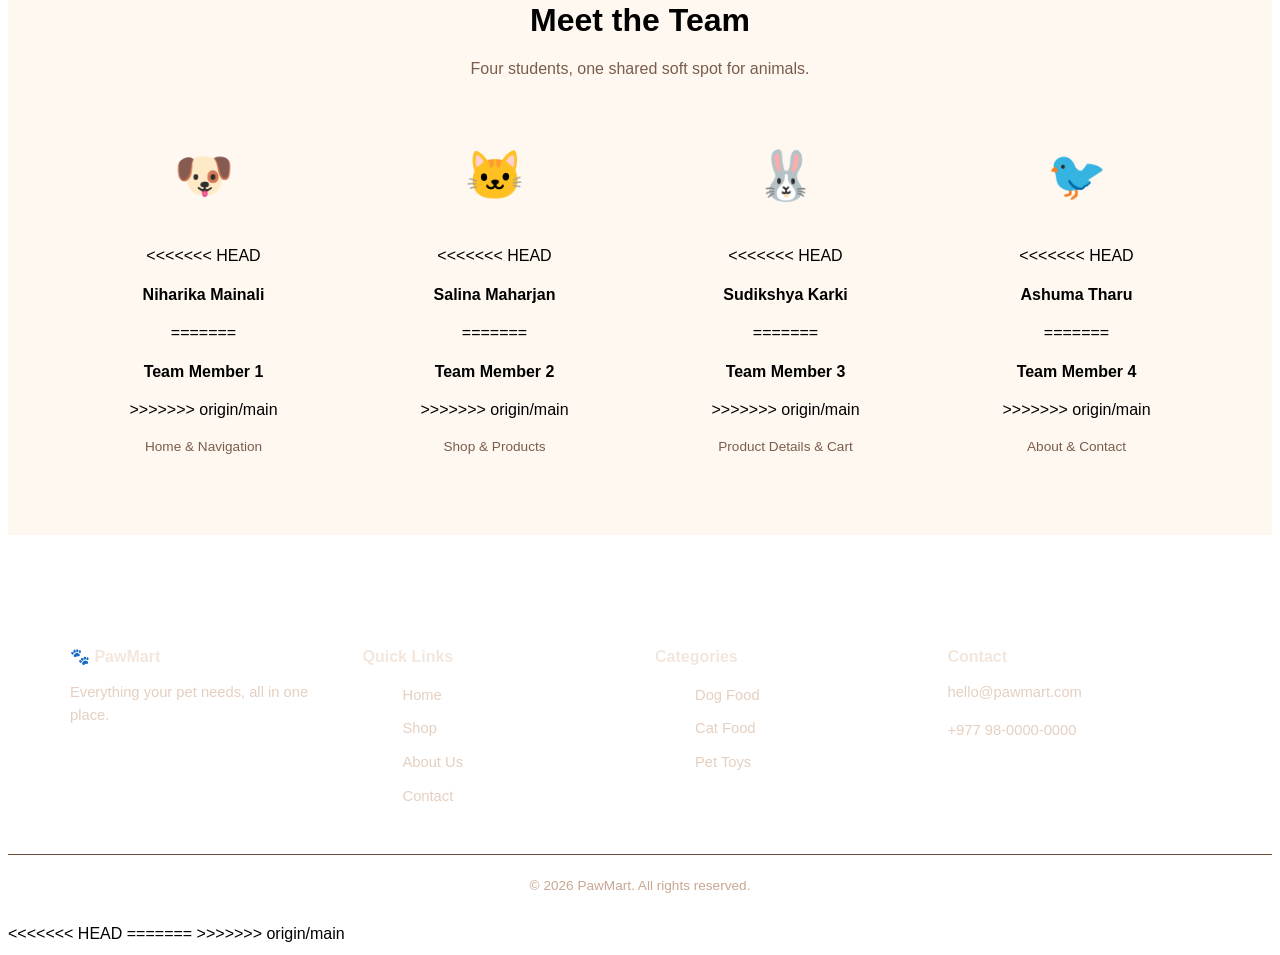
<file: pawmart/about.html>
<!DOCTYPE html>
<html lang="en">
<head>
<meta charset="UTF-8">
<meta name="viewport" content="width=device-width, initial-scale=1.0">
<title>About Us — PawMart</title>
<link rel="stylesheet" href="css/style.css">
</head>
<body>

<nav class="navbar">
  <div class="container">
    <a href="index.html" class="logo">🐾 PawMart</a>
    <ul class="nav-links">
      <li><a href="index.html">Home</a></li>
      <li><a href="products.html">Shop</a></li>
      <li><a href="about.html" class="active">About</a></li>
      <li><a href="contact.html">Contact</a></li>
    </ul>
    <a href="cart.html" class="nav-cart">🛒 Cart</a>
    <button class="nav-toggle" aria-label="Toggle menu">☰</button>
  </div>
</nav>

<header class="page-header">
  <div class="container">
    <h1>About PawMart</h1>
    <p>A small team of pet lovers, building something for pets we'd trust with our own.</p>
  </div>
</header>

<section class="section">
  <div class="container">
    <div class="about-story">
      <div class="about-story-visual">🐾🐶🐱</div>
      <div class="about-story-copy">
        <h2 style="margin-bottom:14px;">Our Story</h2>
        <p>PawMart started as a college project among four friends who each grew up with a dog, a cat, or both. We noticed how many pet owners were juggling five different shops just to find decent food, a comfy bed, and the right toy — so we set out to bring it all under one roof.</p>
        <p>We're not a big retailer. We're students who wanted to build something useful, with a simple, honest shopping experience and no unnecessary clutter.</p>
      </div>
    </div>
  </div>
</section>

<section class="section" style="background:#FFF8F1;">
  <div class="container">
    <h2 class="section-title">Our Mission</h2>
    <p class="section-subtitle">What we're trying to get right, every single order.</p>
    <div class="mission-grid">
      <div class="mission-card">
        <div class="feature-icon">🎯</div>
        <h3>Simple Shopping</h3>
        <p>A clean, no-fuss store where finding what your pet needs takes minutes, not scrolling forever.</p>
      </div>
      <div class="mission-card">
        <div class="feature-icon">🐾</div>
        <h3>Pet-First Choices</h3>
        <p>Every product on PawMart is something we'd genuinely give our own pets, not just what sells.</p>
      </div>
      <div class="mission-card">
        <div class="feature-icon">🤝</div>
        <h3>Honest & Affordable</h3>
        <p>Fair prices, clear descriptions, and no surprise costs when you check out.</p>
      </div>
    </div>
  </div>
</section>

<section class="section">
  <div class="container">
    <h2 class="section-title">Why We Care About Pets</h2>
    <p class="section-subtitle text-center" style="max-width:640px;margin:0 auto 20px;">Every one of us grew up with a pet curled up nearby — through homework, heartbreak, and everything in between. PawMart is our way of giving back to the animals that quietly make everyday life better.</p>
  </div>
</section>

<section class="section" style="background:#FFF8F1;">
  <div class="container">
    <h2 class="section-title">Meet the Team</h2>
    <p class="section-subtitle">Four students, one shared soft spot for animals.</p>
    <div class="team-grid">
      <div class="team-card">
        <div class="team-avatar">🐶</div>
<<<<<<< HEAD
        <h3>Niharika Mainali</h3>
=======
        <h3>Team Member 1</h3>
>>>>>>> origin/main
        <p>Home & Navigation</p>
      </div>
      <div class="team-card">
        <div class="team-avatar">🐱</div>
<<<<<<< HEAD
        <h3>Salina Maharjan</h3>
=======
        <h3>Team Member 2</h3>
>>>>>>> origin/main
        <p>Shop & Products</p>
      </div>
      <div class="team-card">
        <div class="team-avatar">🐰</div>
<<<<<<< HEAD
        <h3>Sudikshya Karki</h3>
=======
        <h3>Team Member 3</h3>
>>>>>>> origin/main
        <p>Product Details & Cart</p>
      </div>
      <div class="team-card">
        <div class="team-avatar">🐦</div>
<<<<<<< HEAD
        <h3>Ashuma Tharu</h3>
=======
        <h3>Team Member 4</h3>
>>>>>>> origin/main
        <p>About & Contact</p>
      </div>
    </div>
  </div>
</section>

<footer class="footer">
  <div class="container">
    <div>
      <h4>🐾 PawMart</h4>
      <p>Everything your pet needs, all in one place.</p>
    </div>
    <div>
      <h4>Quick Links</h4>
      <ul>
        <li><a href="index.html">Home</a></li>
        <li><a href="products.html">Shop</a></li>
        <li><a href="about.html">About Us</a></li>
        <li><a href="contact.html">Contact</a></li>
      </ul>
    </div>
    <div>
      <h4>Categories</h4>
      <ul>
        <li><a href="products.html">Dog Food</a></li>
        <li><a href="products.html">Cat Food</a></li>
        <li><a href="products.html">Pet Toys</a></li>
      </ul>
    </div>
    <div>
      <h4>Contact</h4>
      <p>hello@pawmart.com</p>
      <p>+977 98-0000-0000</p>
    </div>
  </div>
  <div class="footer-bottom">© 2026 PawMart. All rights reserved.</div>
</footer>

<script src="js/script.js"></script>
</body>
<<<<<<< HEAD
</html>
=======
</html>
>>>>>>> origin/main
</file>
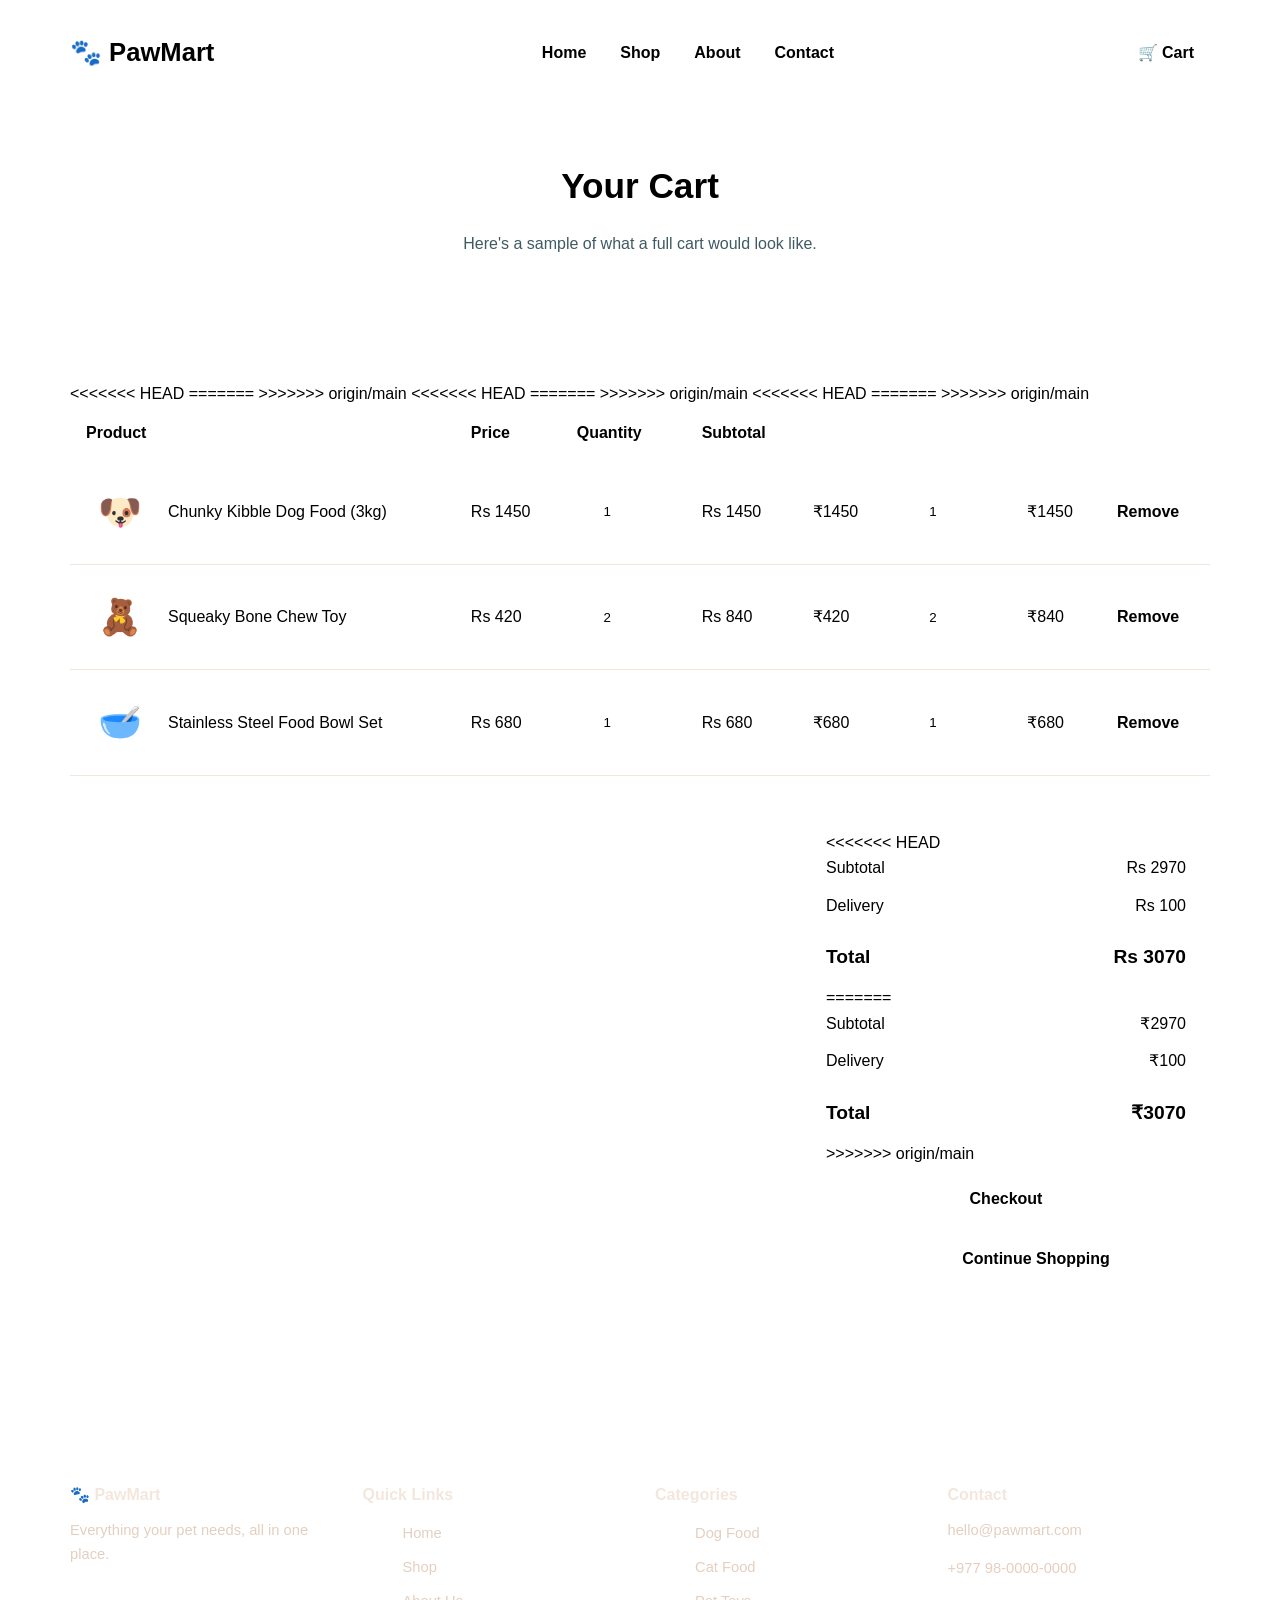
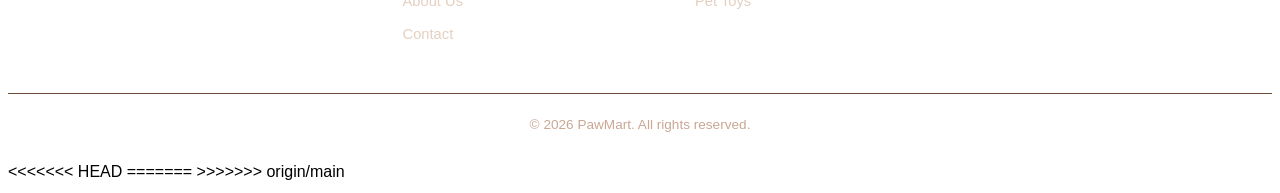
<file: pawmart/cart.html>
<!DOCTYPE html>
<html lang="en">
<head>
<meta charset="UTF-8">
<meta name="viewport" content="width=device-width, initial-scale=1.0">
<title>Your Cart — PawMart</title>
<link rel="stylesheet" href="css/style.css">
</head>
<body>

<nav class="navbar">
  <div class="container">
    <a href="index.html" class="logo">🐾 PawMart</a>
    <ul class="nav-links">
      <li><a href="index.html">Home</a></li>
      <li><a href="products.html">Shop</a></li>
      <li><a href="about.html">About</a></li>
      <li><a href="contact.html">Contact</a></li>
    </ul>
    <a href="cart.html" class="nav-cart active">🛒 Cart</a>
    <button class="nav-toggle" aria-label="Toggle menu">☰</button>
  </div>
</nav>

<header class="page-header">
  <div class="container">
    <h1>Your Cart</h1>
    <p>Here's a sample of what a full cart would look like.</p>
  </div>
</header>

<section class="section">
  <div class="container">
    <table class="cart-table">
      <thead>
        <tr>
          <th>Product</th>
          <th>Price</th>
          <th>Quantity</th>
          <th>Subtotal</th>
          <th></th>
        </tr>
      </thead>
      <tbody>
        <tr>
          <td>
            <div class="cart-product">
              <span class="cart-thumb">🐶</span>
              <span>Chunky Kibble Dog Food (3kg)</span>
            </div>
          </td>
<<<<<<< HEAD
          <td>Rs 1450</td>
          <td><input type="number" class="cart-qty" value="1" min="1"></td>
          <td>Rs 1450</td>
=======
          <td>₹1450</td>
          <td><input type="number" class="cart-qty" value="1" min="1"></td>
          <td>₹1450</td>
>>>>>>> origin/main
          <td><span class="remove-link" onclick="this.closest('tr').remove()">Remove</span></td>
        </tr>
        <tr>
          <td>
            <div class="cart-product">
              <span class="cart-thumb">🧸</span>
              <span>Squeaky Bone Chew Toy</span>
            </div>
          </td>
<<<<<<< HEAD
          <td>Rs 420</td>
          <td><input type="number" class="cart-qty" value="2" min="1"></td>
          <td>Rs 840</td>
=======
          <td>₹420</td>
          <td><input type="number" class="cart-qty" value="2" min="1"></td>
          <td>₹840</td>
>>>>>>> origin/main
          <td><span class="remove-link" onclick="this.closest('tr').remove()">Remove</span></td>
        </tr>
        <tr>
          <td>
            <div class="cart-product">
              <span class="cart-thumb">🥣</span>
              <span>Stainless Steel Food Bowl Set</span>
            </div>
          </td>
<<<<<<< HEAD
          <td>Rs 680</td>
          <td><input type="number" class="cart-qty" value="1" min="1"></td>
          <td>Rs 680</td>
=======
          <td>₹680</td>
          <td><input type="number" class="cart-qty" value="1" min="1"></td>
          <td>₹680</td>
>>>>>>> origin/main
          <td><span class="remove-link" onclick="this.closest('tr').remove()">Remove</span></td>
        </tr>
      </tbody>
    </table>

    <div class="cart-summary">
<<<<<<< HEAD
      <div class="cart-summary-row"><span>Subtotal</span><span>Rs 2970</span></div>
      <div class="cart-summary-row"><span>Delivery</span><span>Rs 100</span></div>
      <div class="cart-summary-row total"><span>Total</span><span>Rs 3070</span></div>
=======
      <div class="cart-summary-row"><span>Subtotal</span><span>₹2970</span></div>
      <div class="cart-summary-row"><span>Delivery</span><span>₹100</span></div>
      <div class="cart-summary-row total"><span>Total</span><span>₹3070</span></div>
>>>>>>> origin/main
      <button class="btn btn-primary" onclick="alert('Thanks for shopping with PawMart! 🐾')">Checkout</button>
      <a href="products.html" class="btn btn-outline text-center mt-24">Continue Shopping</a>
    </div>
  </div>
</section>

<footer class="footer">
  <div class="container">
    <div>
      <h4>🐾 PawMart</h4>
      <p>Everything your pet needs, all in one place.</p>
    </div>
    <div>
      <h4>Quick Links</h4>
      <ul>
        <li><a href="index.html">Home</a></li>
        <li><a href="products.html">Shop</a></li>
        <li><a href="about.html">About Us</a></li>
        <li><a href="contact.html">Contact</a></li>
      </ul>
    </div>
    <div>
      <h4>Categories</h4>
      <ul>
        <li><a href="products.html">Dog Food</a></li>
        <li><a href="products.html">Cat Food</a></li>
        <li><a href="products.html">Pet Toys</a></li>
      </ul>
    </div>
    <div>
      <h4>Contact</h4>
      <p>hello@pawmart.com</p>
      <p>+977 98-0000-0000</p>
    </div>
  </div>
  <div class="footer-bottom">© 2026 PawMart. All rights reserved.</div>
</footer>

<script src="js/script.js"></script>
</body>
<<<<<<< HEAD
</html>
=======
</html>
>>>>>>> origin/main
</file>
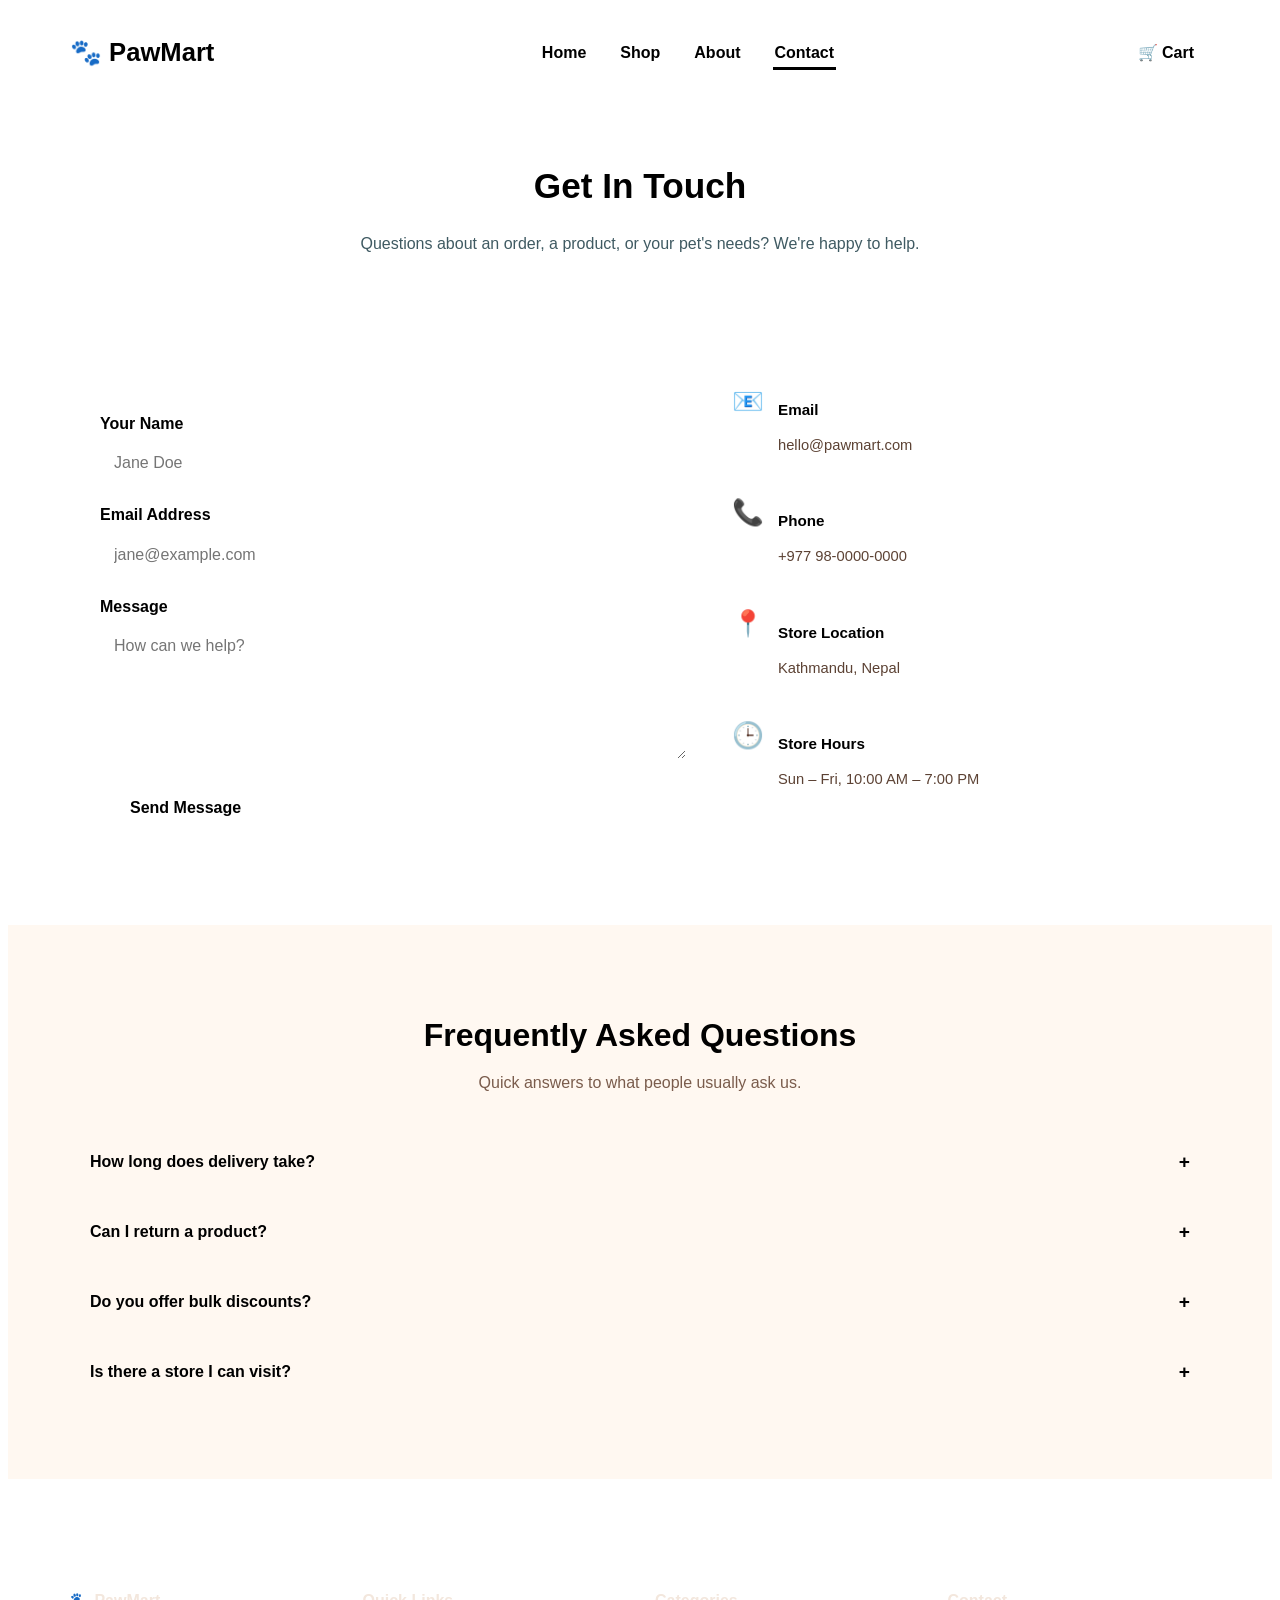
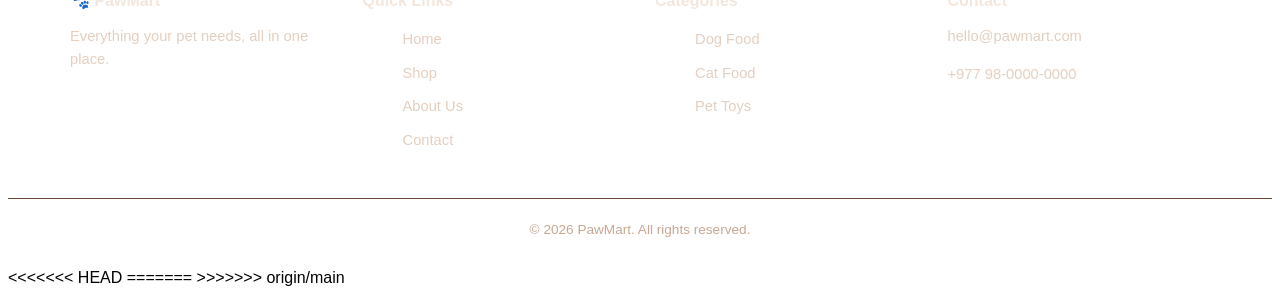
<file: pawmart/contact.html>
<!DOCTYPE html>
<html lang="en">
<head>
<meta charset="UTF-8">
<meta name="viewport" content="width=device-width, initial-scale=1.0">
<title>Contact Us — PawMart</title>
<link rel="stylesheet" href="css/style.css">
</head>
<body>

<nav class="navbar">
  <div class="container">
    <a href="index.html" class="logo">🐾 PawMart</a>
    <ul class="nav-links">
      <li><a href="index.html">Home</a></li>
      <li><a href="products.html">Shop</a></li>
      <li><a href="about.html">About</a></li>
      <li><a href="contact.html" class="active">Contact</a></li>
    </ul>
    <a href="cart.html" class="nav-cart">🛒 Cart</a>
    <button class="nav-toggle" aria-label="Toggle menu">☰</button>
  </div>
</nav>

<header class="page-header">
  <div class="container">
    <h1>Get In Touch</h1>
    <p>Questions about an order, a product, or your pet's needs? We're happy to help.</p>
  </div>
</header>

<section class="section">
  <div class="container">
    <div class="contact-layout">
      <form class="contact-form" onsubmit="handleContactSubmit(event)">
        <div class="form-group">
          <label for="name">Your Name</label>
          <input type="text" id="name" name="name" placeholder="Jane Doe" required>
        </div>
        <div class="form-group">
          <label for="email">Email Address</label>
          <input type="email" id="email" name="email" placeholder="jane@example.com" required>
        </div>
        <div class="form-group">
          <label for="message">Message</label>
          <textarea id="message" name="message" placeholder="How can we help?" required></textarea>
        </div>
        <button type="submit" class="btn btn-primary">Send Message</button>
      </form>

      <div class="contact-info">
        <div class="info-item">
          <span class="icon">📧</span>
          <div>
            <h4>Email</h4>
            <p>hello@pawmart.com</p>
          </div>
        </div>
        <div class="info-item">
          <span class="icon">📞</span>
          <div>
            <h4>Phone</h4>
            <p>+977 98-0000-0000</p>
          </div>
        </div>
        <div class="info-item">
          <span class="icon">📍</span>
          <div>
            <h4>Store Location</h4>
            <p>Kathmandu, Nepal</p>
          </div>
        </div>
        <div class="info-item">
          <span class="icon">🕒</span>
          <div>
            <h4>Store Hours</h4>
            <p>Sun – Fri, 10:00 AM – 7:00 PM</p>
          </div>
        </div>
      </div>
    </div>
  </div>
</section>

<section class="section" style="background:#FFF8F1;">
  <div class="container">
    <h2 class="section-title">Frequently Asked Questions</h2>
    <p class="section-subtitle">Quick answers to what people usually ask us.</p>

    <div class="faq-item">
      <button class="faq-question">How long does delivery take? <span class="faq-icon">+</span></button>
      <div class="faq-answer"><p>Most orders arrive within 2–4 business days, depending on your location.</p></div>
    </div>
    <div class="faq-item">
      <button class="faq-question">Can I return a product? <span class="faq-icon">+</span></button>
      <div class="faq-answer"><p>Yes — unopened items can be returned within 7 days of delivery.</p></div>
    </div>
    <div class="faq-item">
      <button class="faq-question">Do you offer bulk discounts? <span class="faq-icon">+</span></button>
      <div class="faq-answer"><p>Reach out to us directly for larger orders, and we'll work out a fair price.</p></div>
    </div>
    <div class="faq-item">
      <button class="faq-question">Is there a store I can visit? <span class="faq-icon">+</span></button>
      <div class="faq-answer"><p>We're online-only for now, but you can always reach us using the form above.</p></div>
    </div>
  </div>
</section>

<footer class="footer">
  <div class="container">
    <div>
      <h4>🐾 PawMart</h4>
      <p>Everything your pet needs, all in one place.</p>
    </div>
    <div>
      <h4>Quick Links</h4>
      <ul>
        <li><a href="index.html">Home</a></li>
        <li><a href="products.html">Shop</a></li>
        <li><a href="about.html">About Us</a></li>
        <li><a href="contact.html">Contact</a></li>
      </ul>
    </div>
    <div>
      <h4>Categories</h4>
      <ul>
        <li><a href="products.html">Dog Food</a></li>
        <li><a href="products.html">Cat Food</a></li>
        <li><a href="products.html">Pet Toys</a></li>
      </ul>
    </div>
    <div>
      <h4>Contact</h4>
      <p>hello@pawmart.com</p>
      <p>+977 98-0000-0000</p>
    </div>
  </div>
  <div class="footer-bottom">© 2026 PawMart. All rights reserved.</div>
</footer>

<script src="js/script.js"></script>
</body>
<<<<<<< HEAD
</html>
=======
</html>
>>>>>>> origin/main
</file>
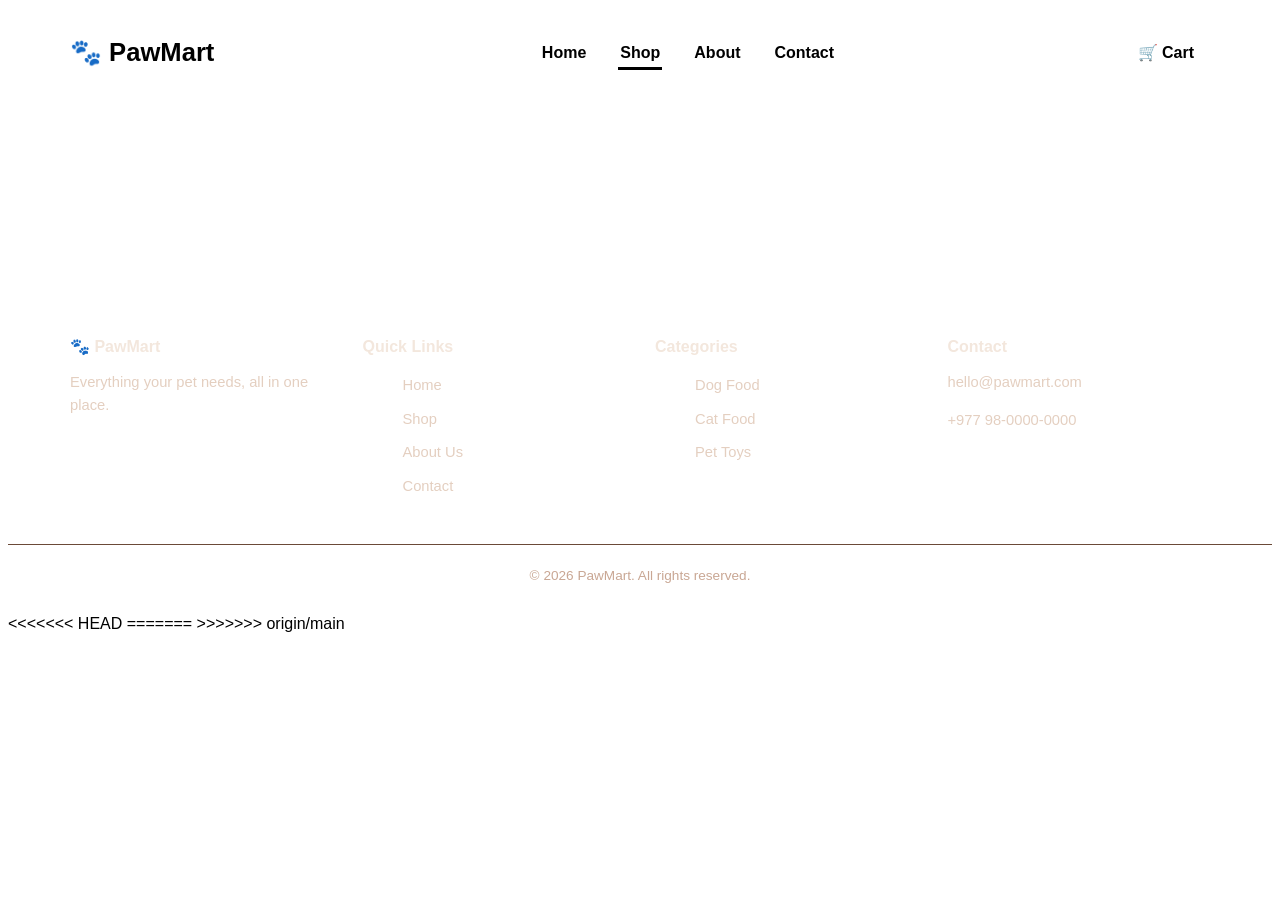
<file: pawmart/product-details.html>
<!DOCTYPE html>
<html lang="en">
<head>
<meta charset="UTF-8">
<meta name="viewport" content="width=device-width, initial-scale=1.0">
<title>Product Details — PawMart</title>
<link rel="stylesheet" href="css/style.css">
</head>
<body>

<nav class="navbar">
  <div class="container">
    <a href="index.html" class="logo">🐾 PawMart</a>
    <ul class="nav-links">
      <li><a href="index.html">Home</a></li>
      <li><a href="products.html" class="active">Shop</a></li>
      <li><a href="about.html">About</a></li>
      <li><a href="contact.html">Contact</a></li>
    </ul>
    <a href="cart.html" class="nav-cart">🛒 Cart</a>
    <button class="nav-toggle" aria-label="Toggle menu">☰</button>
  </div>
</nav>

<section class="section">
  <div class="container">
    <div class="product-detail" id="product-detail-container">
      <!-- Filled in by js/script.js based on ?id= in the URL -->
    </div>
  </div>
</section>

<footer class="footer">
  <div class="container">
    <div>
      <h4>🐾 PawMart</h4>
      <p>Everything your pet needs, all in one place.</p>
    </div>
    <div>
      <h4>Quick Links</h4>
      <ul>
        <li><a href="index.html">Home</a></li>
        <li><a href="products.html">Shop</a></li>
        <li><a href="about.html">About Us</a></li>
        <li><a href="contact.html">Contact</a></li>
      </ul>
    </div>
    <div>
      <h4>Categories</h4>
      <ul>
        <li><a href="products.html">Dog Food</a></li>
        <li><a href="products.html">Cat Food</a></li>
        <li><a href="products.html">Pet Toys</a></li>
      </ul>
    </div>
    <div>
      <h4>Contact</h4>
      <p>hello@pawmart.com</p>
      <p>+977 98-0000-0000</p>
    </div>
  </div>
  <div class="footer-bottom">© 2026 PawMart. All rights reserved.</div>
</footer>

<script src="js/script.js"></script>
</body>
<<<<<<< HEAD
</html>
=======
</html>
>>>>>>> origin/main
</file>
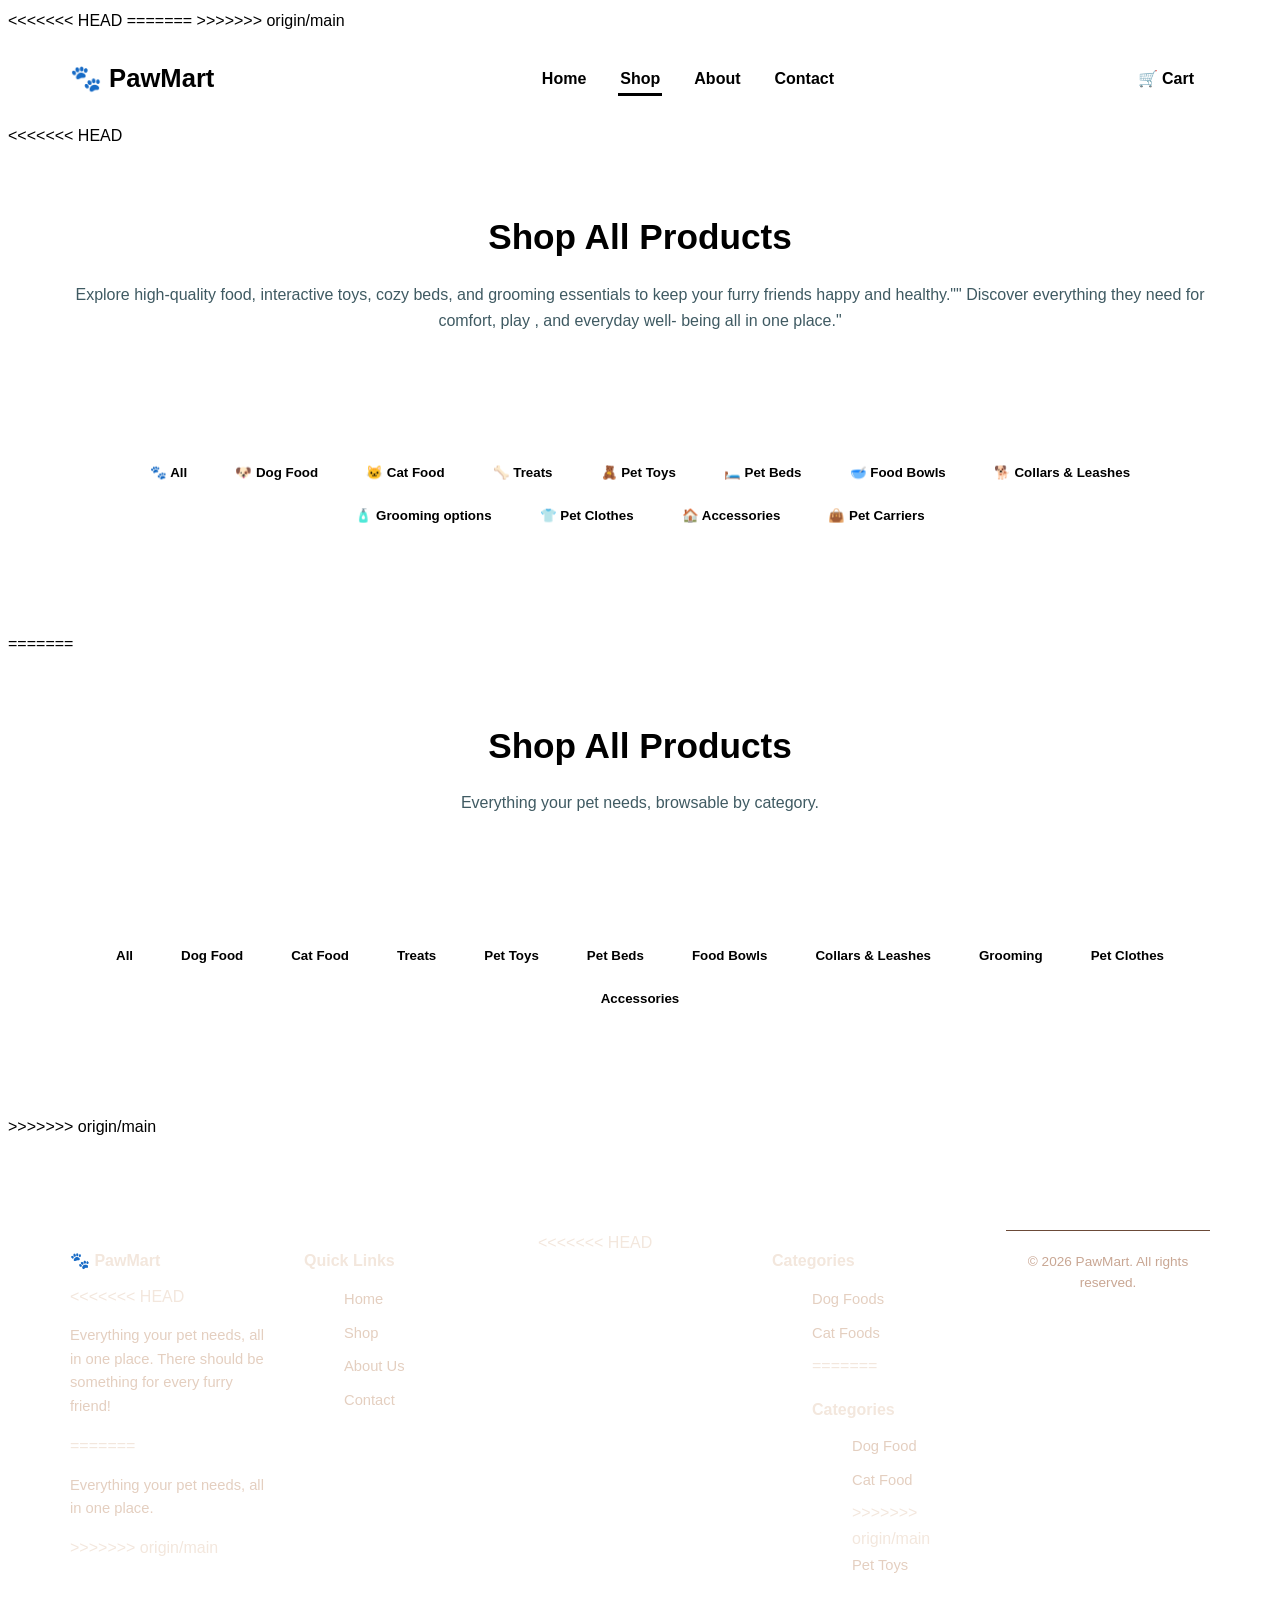
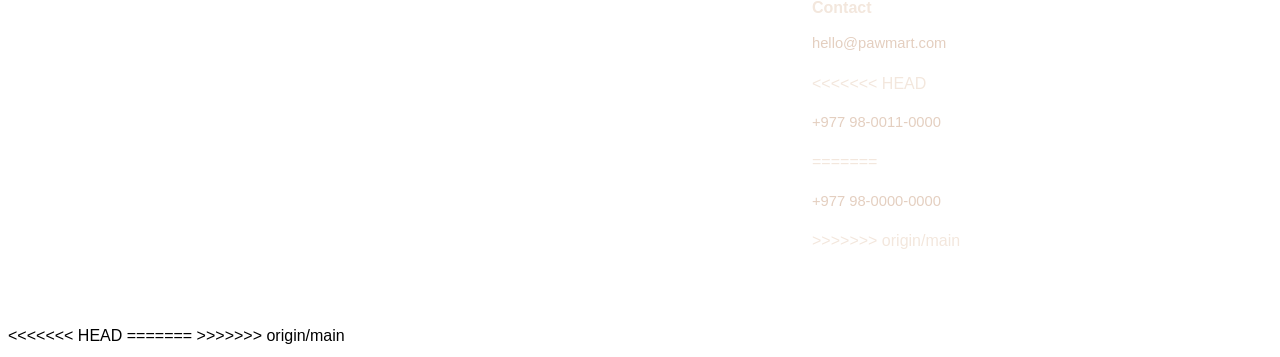
<file: pawmart/products.html>
<!DOCTYPE html>
<html lang="en">
<head>
<<<<<<< HEAD
  <meta charset="UTF-8">
  <meta name="viewport" content="width=device-width, initial-scale=1.0">
  <title>Shop All Products — PawMart</title>
  <link rel="stylesheet" href="css/style.css">
</head>
<body>
=======
<meta charset="UTF-8">
<meta name="viewport" content="width=device-width, initial-scale=1.0">
<title>Shop — PawMart</title>
<link rel="stylesheet" href="css/style.css">
</head>
<body>

>>>>>>> origin/main
<nav class="navbar">
  <div class="container">
    <a href="index.html" class="logo">🐾 PawMart</a>
    <ul class="nav-links">
      <li><a href="index.html">Home</a></li>
      <li><a href="products.html" class="active">Shop</a></li>
      <li><a href="about.html">About</a></li>
      <li><a href="contact.html">Contact</a></li>
    </ul>
    <a href="cart.html" class="nav-cart">🛒 Cart</a>
    <button class="nav-toggle" aria-label="Toggle menu">☰</button>
  </div>
</nav>
<<<<<<< HEAD
<!-- Page Header -->
<header class="page-header enhanced-header">
  <div class="container">
    <h1>Shop All Products</h1>
    <p>Explore high-quality food, interactive toys, cozy beds, and grooming essentials to keep your furry friends happy and healthy."" Discover everything they need for comfort, play , and everyday well- being all in one place."</p>
  </div>
</header>
<section class="section">
  <div class="container">
    <!-- Filter Bar -->
    <div class="filter-bar">
      <button class="filter-btn active" data-category="All" aria-label="Filter by All">🐾 All</button>
      <button class="filter-btn" data-category="Dog Food" aria-label="Filter by Dog Food">🐶 Dog Food</button>
      <button class="filter-btn" data-category="Cat Food" aria-label="Filter by Cat Food">🐱 Cat Food</button>
      <button class="filter-btn" data-category="Treats" aria-label="Filter by Treats">🦴 Treats</button>
      <button class="filter-btn" data-category="Pet Toys" aria-label="Filter by Pet Toys">🧸 Pet Toys</button>
      <button class="filter-btn" data-category="Pet Beds" aria-label="Filter by Pet Beds">🛏️ Pet Beds</button>
      <button class="filter-btn" data-category="Food Bowls" aria-label="Filter by Food Bowls">🥣 Food Bowls</button>
      <button class="filter-btn" data-category="Collars & Leashes" aria-label="Filter by Collars & Leashes">🐕 Collars & Leashes</button>
      <button class="filter-btn" data-category="Grooming Products" aria-label="Filter by Grooming">🧴 Grooming options</button>
      <button class="filter-btn" data-category="Pet Clothes" aria-label="Filter by Pet Clothes">👕 Pet Clothes</button>
      <button class="filter-btn" data-category="Pet Accessories" aria-label="Filter by Accessories">🏠 Accessories</button>
      <button class="filter-btn" data-category="Pet Carriers" aria-label="Filter by Pet Carriers">👜 Pet Carriers</button>
 </div>

  <!-- Product Grid -->
    <div class="product-grid" id="product-grid">
      <!-- Injected by js/script.js -->
    </div>

<!-- Empty State Fallback -->
    <div id="empty-state-message" class="empty-state" style="display: none;">
      <h3>🐾 Oops! Nothing here right now.</h3>
      <p>We are currently restocking this category. Check back soon! Visit the product page later for updates.</p>
    </div>
  </div>
</section>
=======

<header class="page-header">
  <div class="container">
    <h1>Shop All Products</h1>
    <p>Everything your pet needs, browsable by category.</p>
  </div>
</header>

<section class="section">
  <div class="container">
    <div class="filter-bar">
      <button class="filter-btn active" data-category="All">All</button>
      <button class="filter-btn" data-category="Dog Food">Dog Food</button>
      <button class="filter-btn" data-category="Cat Food">Cat Food</button>
      <button class="filter-btn" data-category="Treats">Treats</button>
      <button class="filter-btn" data-category="Pet Toys">Pet Toys</button>
      <button class="filter-btn" data-category="Pet Beds">Pet Beds</button>
      <button class="filter-btn" data-category="Food Bowls">Food Bowls</button>
      <button class="filter-btn" data-category="Collars & Leashes">Collars & Leashes</button>
      <button class="filter-btn" data-category="Grooming Products">Grooming</button>
      <button class="filter-btn" data-category="Pet Clothes">Pet Clothes</button>
      <button class="filter-btn" data-category="Pet Accessories">Accessories</button>
    </div>

    <div class="product-grid" id="product-grid"></div>
  </div>
</section>

>>>>>>> origin/main
<footer class="footer">
  <div class="container">
    <div>
      <h4>🐾 PawMart</h4>
<<<<<<< HEAD
      <p>Everything your pet needs, all in one place. There should be something for every furry friend!</p>
=======
      <p>Everything your pet needs, all in one place.</p>
>>>>>>> origin/main
    </div>
    <div>
      <h4>Quick Links</h4>
      <ul>
        <li><a href="index.html">Home</a></li>
        <li><a href="products.html">Shop</a></li>
        <li><a href="about.html">About Us</a></li>
        <li><a href="contact.html">Contact</a></li>
      </ul>
    </div>
<<<<<<< HEAD
     <div>
      <h4>Categories</h4>
      <ul>
        <li><a href="products.html">Dog Foods</a></li>
        <li><a href="products.html">Cat Foods</a></li>
=======
    <div>
      <h4>Categories</h4>
      <ul>
        <li><a href="products.html">Dog Food</a></li>
        <li><a href="products.html">Cat Food</a></li>
>>>>>>> origin/main
        <li><a href="products.html">Pet Toys</a></li>
      </ul>
    </div>
    <div>
      <h4>Contact</h4>
      <p>hello@pawmart.com</p>
<<<<<<< HEAD
      <p>+977 98-0011-0000</p>
=======
      <p>+977 98-0000-0000</p>
>>>>>>> origin/main
    </div>
  </div>
  <div class="footer-bottom">© 2026 PawMart. All rights reserved.</div>
</footer>
<<<<<<< HEAD
<script src="js/script.js"></script>
</body>
</html>




=======

<script src="js/script.js"></script>
</body>
</html>
>>>>>>> origin/main
</file>
<file: css/style.css>
/* ============================================
   PawMart — Shared Stylesheet
   ============================================ */

@import url('https://fonts.googleapis.com/css2?family=Baloo+2:wght@500;600;700;800&family=Nunito:wght@400;600;700;800&display=swap');

:root {
  --color-primary: #E8823A;
  --color-primary-dark: #C96A28;
  --color-bg: #FBF6EE;
  --color-secondary: #A9D8E6;
  --color-secondary-dark: #7FBFD3;
  --color-text: #4A2E22;
  --color-white: #FFFFFF;
  --radius: 16px;
  --shadow: 0 6px 18px rgba(74, 46, 34, 0.10);
  --shadow-hover: 0 10px 24px rgba(74, 46, 34, 0.16);
}

* { box-sizing: border-box; margin: 0; padding: 0; }
html { scroll-behavior: smooth; }
body { font-family: 'Nunito', sans-serif; background: var(--color-bg); color: var(--color-text); line-height: 1.6; }
h1, h2, h3, h4 { font-family: 'Baloo 2', sans-serif; font-weight: 700; line-height: 1.2; }
a { text-decoration: none; color: inherit; }
ul { list-style: none; }
img, svg { max-width: 100%; display: block; }
.container { max-width: 1140px; margin: 0 auto; padding: 0 24px; }

.btn { display: inline-block; font-family: 'Baloo 2', sans-serif; font-weight: 600; font-size: 1rem; padding: 14px 30px; border-radius: 999px; border: none; cursor: pointer; transition: transform 0.15s ease, box-shadow 0.15s ease, background 0.15s ease; }
.btn:focus-visible { outline: 3px solid var(--color-secondary-dark); outline-offset: 2px; }
.btn-primary { background: var(--color-primary); color: var(--color-white); box-shadow: var(--shadow); }
.btn-primary:hover { background: var(--color-primary-dark); transform: translateY(-2px); box-shadow: var(--shadow-hover); }
.btn-outline { background: transparent; color: var(--color-primary); border: 2px solid var(--color-primary); }
.btn-outline:hover { background: var(--color-primary); color: var(--color-white); }
.btn-small { padding: 9px 18px; font-size: 0.9rem; width: 100%; }

.navbar { position: sticky; top: 0; z-index: 100; background: var(--color-bg); border-bottom: 3px solid var(--color-secondary); }
.navbar .container { display: flex; align-items: center; justify-content: space-between; padding-top: 16px; padding-bottom: 16px; position: relative; }
.logo { font-family: 'Baloo 2', sans-serif; font-size: 1.6rem; font-weight: 800; color: var(--color-primary-dark); display: flex; align-items: center; gap: 6px; }
.nav-links { display: flex; gap: 30px; font-weight: 700; font-family: 'Baloo 2', sans-serif; }
.nav-links a { padding: 6px 2px; border-bottom: 3px solid transparent; transition: border-color 0.15s ease, color 0.15s ease; }
.nav-links a:hover, .nav-links a.active { border-color: var(--color-primary); color: var(--color-primary-dark); }
.nav-cart { display: flex; align-items: center; gap: 8px; font-family: 'Baloo 2', sans-serif; font-weight: 700; background: var(--color-secondary); padding: 8px 16px; border-radius: 999px; }
.nav-toggle { display: none; }

@media (max-width: 760px) {
  .nav-links { display: none; }
  .nav-toggle { display: block; font-size: 1.6rem; background: none; border: none; cursor: pointer; }
  .navbar.open .nav-links { display: flex; flex-direction: column; position: absolute; top: 100%; left: 0; right: 0; background: var(--color-bg); padding: 20px 24px; gap: 16px; border-bottom: 3px solid var(--color-secondary); }
}

.hero { padding: 70px 0; background: linear-gradient(180deg, var(--color-secondary) 0%, var(--color-bg) 100%); }
.hero .container { display: flex; align-items: center; gap: 40px; flex-wrap: wrap; }
.hero-copy { flex: 1 1 420px; }
.hero-eyebrow { font-family: 'Baloo 2', sans-serif; color: var(--color-primary-dark); font-weight: 700; letter-spacing: 0.5px; margin-bottom: 10px; display: block; }
.hero h1 { font-size: 2.8rem; margin-bottom: 18px; color: var(--color-text); }
.hero h1 span { color: var(--color-primary); }
.hero p { font-size: 1.1rem; margin-bottom: 28px; max-width: 480px; }
.hero-visual { flex: 1 1 320px; text-align: center; font-size: 10rem; line-height: 1; }

.section { padding: 64px 0; }
.section-title { font-size: 2rem; text-align: center; margin-bottom: 8px; }
.section-subtitle { text-align: center; color: #7A5C4C; margin-bottom: 40px; }

.categories { display: flex; flex-wrap: wrap; gap: 14px; justify-content: center; }
.category-chip { background: var(--color-white); border: 2px solid var(--color-secondary); padding: 14px 22px; border-radius: var(--radius); font-family: 'Baloo 2', sans-serif; font-weight: 600; text-align: center; min-width: 120px; cursor: pointer; transition: all 0.15s ease; }
.category-chip .cat-icon { font-size: 1.8rem; display: block; margin-bottom: 6px; }
.category-chip:hover, .category-chip.active { border-color: var(--color-primary); background: #FFF3E9; transform: translateY(-3px); }

.product-grid { display: grid; grid-template-columns: repeat(auto-fill, minmax(230px, 1fr)); gap: 24px; }
.product-card { background: var(--color-white); border-radius: var(--radius); box-shadow: var(--shadow); overflow: hidden; display: flex; flex-direction: column; transition: transform 0.15s ease, box-shadow 0.15s ease; }
.product-card:hover { transform: translateY(-4px); box-shadow: var(--shadow-hover); }
.product-thumb { background: var(--color-secondary); font-size: 4.5rem; text-align: center; padding: 30px 0; }
.product-info { padding: 16px 18px 20px; display: flex; flex-direction: column; gap: 6px; flex: 1; }
.product-cat { font-size: 0.78rem; text-transform: uppercase; letter-spacing: 0.5px; color: var(--color-primary-dark); font-weight: 700; }
.product-name { font-family: 'Baloo 2', sans-serif; font-size: 1.05rem; }
.product-price { font-weight: 800; font-size: 1.15rem; color: var(--color-text); margin: 4px 0 10px; }
.product-info .btn { margin-top: auto; }
.product-name-link:hover { color: var(--color-primary-dark); }

.features { display: grid; grid-template-columns: repeat(auto-fit, minmax(220px, 1fr)); gap: 28px; }
.feature-card { text-align: center; padding: 20px; }
.feature-icon { font-size: 2.6rem; margin-bottom: 12px; }
.feature-card h3 { margin-bottom: 8px; font-size: 1.1rem; }
.feature-card p { color: #7A5C4C; font-size: 0.95rem; }

.footer { background: var(--color-text); color: #F3E7DD; padding: 50px 0 24px; margin-top: 40px; }
.footer .container { display: grid; grid-template-columns: repeat(auto-fit, minmax(200px, 1fr)); gap: 30px; margin-bottom: 30px; }
.footer h4 { color: var(--color-white); margin-bottom: 14px; font-size: 1rem; }
.footer a, .footer p { color: #E4CFC0; font-size: 0.92rem; }
.footer ul li { margin-bottom: 8px; }
.footer ul li a:hover { color: var(--color-primary); }
.footer-bottom { text-align: center; padding-top: 20px; border-top: 1px solid #6b4a38; font-size: 0.85rem; color: #C9A794; }

.page-header { background: var(--color-secondary); padding: 44px 0; text-align: center; }
.page-header h1 { font-size: 2.2rem; }
.page-header p { margin-top: 8px; color: #3F5A62; }

.filter-bar { display: flex; gap: 12px; flex-wrap: wrap; justify-content: center; margin-bottom: 36px; }
.filter-btn { font-family: 'Baloo 2', sans-serif; font-weight: 600; background: var(--color-white); border: 2px solid var(--color-secondary); padding: 8px 18px; border-radius: 999px; cursor: pointer; }
.filter-btn.active, .filter-btn:hover { background: var(--color-primary); border-color: var(--color-primary); color: var(--color-white); }

.product-detail { display: flex; gap: 50px; flex-wrap: wrap; align-items: flex-start; }
.product-detail-image { flex: 1 1 320px; background: var(--color-secondary); border-radius: var(--radius); font-size: 9rem; text-align: center; padding: 60px 0; }
.product-detail-info { flex: 1 1 360px; }
.product-detail-info .product-cat { display: block; margin-bottom: 8px; }
.product-detail-info h1 { font-size: 2rem; margin-bottom: 10px; }
.product-detail-price { font-size: 1.8rem; font-weight: 800; margin-bottom: 18px; }
.product-detail-desc { margin-bottom: 24px; color: #5C4234; }
.qty-row { display: flex; align-items: center; gap: 14px; margin-bottom: 24px; }
.qty-row label { font-family: 'Baloo 2', sans-serif; font-weight: 700; }
.qty-control { display: flex; align-items: center; border: 2px solid var(--color-secondary); border-radius: 999px; overflow: hidden; }
.qty-control button { background: var(--color-secondary); border: none; width: 36px; height: 36px; font-size: 1.1rem; cursor: pointer; }
.qty-control input { width: 48px; text-align: center; border: none; font-family: 'Nunito', sans-serif; font-weight: 700; font-size: 1rem; }

.about-story { display: flex; gap: 40px; flex-wrap: wrap; align-items: center; }
.about-story-visual { flex: 1 1 280px; text-align: center; font-size: 7rem; }
.about-story-copy { flex: 2 1 400px; }
.about-story-copy p { margin-bottom: 14px; color: #5C4234; }
.mission-grid { display: grid; grid-template-columns: repeat(auto-fit, minmax(240px, 1fr)); gap: 24px; }
.mission-card { background: var(--color-white); border-radius: var(--radius); padding: 26px; box-shadow: var(--shadow); }
.mission-card .feature-icon { margin-bottom: 10px; }
.team-grid { display: grid; grid-template-columns: repeat(auto-fit, minmax(180px, 1fr)); gap: 24px; }
.team-card { text-align: center; }
.team-avatar { width: 110px; height: 110px; border-radius: 50%; background: var(--color-secondary); font-size: 3rem; display: flex; align-items: center; justify-content: center; margin: 0 auto 12px; }
.team-card h3 { font-size: 1rem; }
.team-card p { font-size: 0.85rem; color: #7A5C4C; }

.contact-layout { display: flex; gap: 44px; flex-wrap: wrap; }
.contact-form { flex: 1 1 380px; background: var(--color-white); padding: 30px; border-radius: var(--radius); box-shadow: var(--shadow); }
.contact-info { flex: 1 1 300px; }
.form-group { margin-bottom: 18px; }
.form-group label { display: block; font-family: 'Baloo 2', sans-serif; font-weight: 700; margin-bottom: 6px; }
.form-group input, .form-group textarea { width: 100%; padding: 12px 14px; border-radius: 10px; border: 2px solid var(--color-secondary); font-family: 'Nunito', sans-serif; font-size: 1rem; background: var(--color-bg); }
.form-group textarea { resize: vertical; min-height: 110px; }
.form-group input:focus, .form-group textarea:focus { outline: none; border-color: var(--color-primary); }
.info-item { display: flex; gap: 14px; margin-bottom: 20px; align-items: flex-start; }
.info-item .icon { font-size: 1.6rem; }
.info-item h4 { font-size: 0.95rem; margin-bottom: 2px; }
.info-item p { color: #5C4234; font-size: 0.92rem; }
.faq-item { margin-bottom: 16px; background: var(--color-white); border-radius: 12px; box-shadow: var(--shadow); }
.faq-question { width: 100%; text-align: left; background: none; border: none; padding: 16px 20px; font-family: 'Baloo 2', sans-serif; font-weight: 700; font-size: 1rem; cursor: pointer; display: flex; justify-content: space-between; align-items: center; }
.faq-answer { padding: 0 20px; max-height: 0; overflow: hidden; color: #5C4234; transition: max-height 0.2s ease, padding 0.2s ease; }
.faq-item.open .faq-answer { padding: 0 20px 18px; max-height: 200px; }
.faq-item.open .faq-icon { transform: rotate(45deg); }
.faq-icon { transition: transform 0.2s ease; font-size: 1.2rem; color: var(--color-primary); }

.cart-table { width: 100%; border-collapse: collapse; background: var(--color-white); border-radius: var(--radius); overflow: hidden; box-shadow: var(--shadow); }
.cart-table th { background: var(--color-secondary); font-family: 'Baloo 2', sans-serif; text-align: left; padding: 14px 16px; }
.cart-table td { padding: 16px; border-bottom: 1px solid #F1E6DA; }
.cart-product { display: flex; align-items: center; gap: 14px; }
.cart-thumb { font-size: 2.2rem; background: var(--color-bg); border-radius: 10px; padding: 8px 12px; }
.cart-qty { width: 60px; padding: 6px 8px; border: 2px solid var(--color-secondary); border-radius: 8px; text-align: center; }
.remove-link { color: var(--color-primary-dark); font-weight: 700; cursor: pointer; }
.cart-summary { max-width: 360px; margin-left: auto; margin-top: 30px; background: var(--color-white); border-radius: var(--radius); padding: 24px; box-shadow: var(--shadow); }
.cart-summary-row { display: flex; justify-content: space-between; margin-bottom: 12px; }
.cart-summary-row.total { font-weight: 800; font-size: 1.2rem; border-top: 2px dashed var(--color-secondary); padding-top: 12px; margin-top: 12px; }
.cart-summary .btn { width: 100%; margin-top: 10px; }
.empty-note { text-align: center; padding: 40px 0; color: #7A5C4C; }

.text-center { text-align: center; }
.mt-24 { margin-top: 24px; }


.about-story {
    display: grid;
    grid-template-columns: 1.2fr 1fr;
    gap: 40px;
    align-items: center;
}

.story-photos {
    display: grid;
    grid-template-columns: repeat(2, 1fr);
    gap: 5px;
}

.story-photos .story-image {
    width: 85%;
    height: 280px;
    object-fit: cover;
    border-radius: 16px;
    display: block;
}

.about-story-copy {
    padding: 10px;
}

.about-story-copy p {
    line-height: 1.6;
    margin-bottom: 15px;
}

@media (max-width: 768px) {
    .about-story {
        grid-template-columns: 1fr;
    }

    .story-photos .story-image {
        height: 150px;
    }
}


.team-avatar {
    width: 120px;
    height: 120px;
    border-radius: 50%;
    overflow: hidden;
    margin: 0 auto 15px;
}

.team-avatar img {
    width: 100%;
    height: 100%;
    object-fit: cover;
    display: block;
}
</file>
<file: pawmart/css/style.css>
<<<<<<< HEAD
/* ==========================================================================
   1. Variables & Global Reset
   ========================================================================== */
@import url('https://fonts.googleapis.com/css2?family=Baloo+2:wght@500;600;700;800&family=Nunito:wght@400;600;700;800&display=swap');
=======
>>>>>>> origin/main

:root {
  --color-primary: #E8823A;
  --color-primary-dark: #C96A28;
  --color-bg: #FBF6EE;
  --color-secondary: #A9D8E6;
  --color-secondary-dark: #7FBFD3;
  --color-text: #4A2E22;
  --color-white: #FFFFFF;
  --radius: 16px;
  --shadow: 0 6px 18px rgba(74, 46, 34, 0.10);
  --shadow-hover: 0 10px 24px rgba(74, 46, 34, 0.16);
}

<<<<<<< HEAD
*,
*::before,
*::after {
  box-sizing: border-box;
  margin: 0;
  padding: 0;
}

html {
  scroll-behavior: smooth;
}

body {
  font-family: 'Nunito', sans-serif;
  background-color: var(--color-bg);
  color: var(--color-text);
  line-height: 1.6;
}

h1, h2, h3, h4 {
  font-family: 'Baloo 2', sans-serif;
  font-weight: 700;
  line-height: 1.2;
}

a {
  color: inherit;
  text-decoration: none;
}

ul {
  list-style: none;
}

img, svg {
  display: block;
  max-width: 100%;
}

.container {
  max-width: 1140px;
  margin: 0 auto;
  padding: 0 24px;
}

/* ==========================================================================
   2. Buttons
   ========================================================================== */
.btn {
  display: inline-block;
  padding: 14px 30px;
  border: none;
  border-radius: 999px;
  font-family: 'Baloo 2', sans-serif;
  font-size: 1rem;
  font-weight: 600;
  cursor: pointer;
  transition: transform 0.15s ease, box-shadow 0.15s ease, background-color 0.15s ease;
}

.btn:focus-visible {
  outline: 3px solid var(--color-secondary-dark);
  outline-offset: 2px;
}

.btn-primary {
  background-color: var(--color-primary);
  color: var(--color-white);
  box-shadow: var(--shadow);
}

.btn-primary:hover {
  background-color: var(--color-primary-dark);
  box-shadow: var(--shadow-hover);
  transform: translateY(-2px);
}

.btn-outline {
  background-color: transparent;
  color: var(--color-primary);
  border: 2px solid var(--color-primary);
}

.btn-outline:hover {
  background-color: var(--color-primary);
  color: var(--color-white);
}

.btn-small {
  width: 100%;
  padding: 9px 18px;
  font-size: 0.9rem;
}

/* ==========================================================================
   3. Navigation Bar
   ========================================================================== */
.navbar {
  position: sticky;
  top: 0;
  z-index: 100;
  background-color: var(--color-bg);
  border-bottom: 3px solid var(--color-secondary);
}

.navbar .container {
  position: relative;
  display: flex;
  align-items: center;
  justify-content: space-between;
  padding-top: 16px;
  padding-bottom: 16px;
}

.logo {
  display: flex;
  align-items: center;
  gap: 6px;
  font-family: 'Baloo 2', sans-serif;
  font-size: 1.6rem;
  font-weight: 800;
  color: var(--color-primary-dark);
}

.nav-links {
  display: flex;
  gap: 30px;
  font-family: 'Baloo 2', sans-serif;
  font-weight: 700;
}

.nav-links a {
  padding: 6px 2px;
  border-bottom: 3px solid transparent;
  transition: border-color 0.15s ease, color 0.15s ease;
}

.nav-links a:hover,
.nav-links a.active {
  border-color: var(--color-primary);
  color: var(--color-primary-dark);
}

.nav-cart {
  display: flex;
  align-items: center;
  gap: 8px;
  padding: 8px 16px;
  border-radius: 999px;
  background-color: var(--color-secondary);
  font-family: 'Baloo 2', sans-serif;
  font-weight: 700;
}

.nav-toggle {
  display: none;
}

@media (max-width: 760px) {
  .nav-links {
    display: none;
  }

  .nav-toggle {
    display: block;
    border: none;
    background: none;
    font-size: 1.6rem;
    cursor: pointer;
  }

  .navbar.open .nav-links {
    position: absolute;
    top: 100%;
    right: 0;
    left: 0;
    display: flex;
    flex-direction: column;
    gap: 16px;
    padding: 20px 24px;
    background-color: var(--color-bg);
    border-bottom: 3px solid var(--color-secondary);
  }
}

/* ==========================================================================
   4. Hero & Common Sections
   ========================================================================== */
.hero {
  padding: 70px 0;
  background: linear-gradient(180deg, var(--color-secondary) 0%, var(--color-bg) 100%);
}

.hero .container {
  display: flex;
  flex-wrap: wrap;
  align-items: center;
  gap: 40px;
}

.hero-copy {
  flex: 1 1 420px;
}

.hero-eyebrow {
  display: block;
  margin-bottom: 10px;
  font-family: 'Baloo 2', sans-serif;
  font-weight: 700;
  letter-spacing: 0.5px;
  color: var(--color-primary-dark);
}

.hero h1 {
  margin-bottom: 18px;
  font-size: 2.8rem;
  color: var(--color-text);
}

.hero h1 span {
  color: var(--color-primary);
}

.hero p {
  max-width: 480px;
  margin-bottom: 28px;
  font-size: 1.1rem;
}

.hero-visual {
  flex: 1 1 320px;
  font-size: 10rem;
  line-height: 1;
  text-align: center;
}

.section {
  padding: 64px 0;
}

.section-title {
  margin-bottom: 8px;
  font-size: 2rem;
  text-align: center;
}

.section-subtitle {
  margin-bottom: 40px;
  color: #7A5C4C;
  text-align: center;
}

/* ==========================================================================
   5. Categories & Products
   ========================================================================== */
.categories {
  display: flex;
  flex-wrap: wrap;
  justify-content: center;
  gap: 14px;
}

.category-chip {
  min-width: 120px;
  padding: 14px 22px;
  border: 2px solid var(--color-secondary);
  border-radius: var(--radius);
  background-color: var(--color-white);
  font-family: 'Baloo 2', sans-serif;
  font-weight: 600;
  text-align: center;
  cursor: pointer;
  transition: all 0.15s ease;
}

.category-chip .cat-icon {
  display: block;
  margin-bottom: 6px;
  font-size: 1.8rem;
}

.category-chip:hover,
.category-chip.active {
  border-color: var(--color-primary);
  background-color: #FFF3E9;
  transform: translateY(-3px);
}

.filter-bar {
  display: flex;
  flex-wrap: wrap;
  justify-content: center;
  gap: 12px;
  margin-bottom: 36px;
}

.filter-btn {
  padding: 8px 18px;
  border: 2px solid var(--color-secondary);
  border-radius: 999px;
  background-color: var(--color-white);
  font-family: 'Baloo 2', sans-serif;
  font-weight: 600;
  cursor: pointer;
}

.filter-btn.active,
.filter-btn:hover {
  border-color: var(--color-primary);
  background-color: var(--color-primary);
  color: var(--color-white);
}

.product-grid {
  display: grid;
  grid-template-columns: repeat(auto-fill, minmax(230px, 1fr));
  gap: 24px;
}

.product-card {
  display: flex;
  flex-direction: column;
  overflow: hidden;
  border-radius: var(--radius);
  background-color: var(--color-white);
  box-shadow: var(--shadow);
  transition: transform 0.15s ease, box-shadow 0.15s ease;
}

.product-card:hover {
  box-shadow: var(--shadow-hover);
  transform: translateY(-4px);
}

.product-thumb {
  padding: 30px 0;
  background-color: var(--color-secondary);
  font-size: 4.5rem;
  text-align: center;
}

.product-info {
  display: flex;
  flex: 1;
  flex-direction: column;
  gap: 6px;
  padding: 16px 18px 20px;
}

.product-cat {
  font-size: 0.78rem;
  font-weight: 700;
  letter-spacing: 0.5px;
  text-transform: uppercase;
  color: var(--color-primary-dark);
}

.product-name {
  font-family: 'Baloo 2', sans-serif;
  font-size: 1.05rem;
}

.product-price {
  margin: 4px 0 10px;
  font-size: 1.15rem;
  font-weight: 800;
  color: var(--color-text);
}

.product-info .btn {
  margin-top: auto;
}

.product-name-link:hover {
  color: var(--color-primary-dark);
}

.features {
  display: grid;
  grid-template-columns: repeat(auto-fit, minmax(220px, 1fr));
  gap: 28px;
}

.feature-card {
  padding: 20px;
  text-align: center;
}

.feature-icon {
  margin-bottom: 12px;
  font-size: 2.6rem;
}

.feature-card h3 {
  margin-bottom: 8px;
  font-size: 1.1rem;
}

.feature-card p {
  font-size: 0.95rem;
  color: #7A5C4C;
}

/* ==========================================================================
   6. Product Detail Page
   ========================================================================== */
.page-header {
  padding: 44px 0;
  background-color: var(--color-secondary);
  text-align: center;
}

.page-header h1 {
  font-size: 2.2rem;
}

.page-header p {
  margin-top: 8px;
  color: #3F5A62;
}

.product-detail {
  display: flex;
  flex-wrap: wrap;
  align-items: flex-start;
  gap: 50px;
}

.product-detail-image {
  flex: 1 1 320px;
  padding: 60px 0;
  border-radius: var(--radius);
  background-color: var(--color-secondary);
  font-size: 9rem;
  text-align: center;
}

.product-detail-info {
  flex: 1 1 360px;
}

.product-detail-info .product-cat {
  display: block;
  margin-bottom: 8px;
}

.product-detail-info h1 {
  margin-bottom: 10px;
  font-size: 2rem;
}

.product-detail-price {
  margin-bottom: 18px;
  font-size: 1.8rem;
  font-weight: 800;
}

.product-detail-desc {
  margin-bottom: 24px;
  color: #5C4234;
}

.qty-row {
  display: flex;
  align-items: center;
  gap: 14px;
  margin-bottom: 24px;
}

.qty-row label {
  font-family: 'Baloo 2', sans-serif;
  font-weight: 700;
}

.qty-control {
  display: flex;
  align-items: center;
  overflow: hidden;
  border: 2px solid var(--color-secondary);
  border-radius: 999px;
}

.qty-control button {
  width: 36px;
  height: 36px;
  border: none;
  background-color: var(--color-secondary);
  font-size: 1.1rem;
  cursor: pointer;
}

.qty-control input {
  width: 48px;
  border: none;
  font-family: 'Nunito', sans-serif;
  font-size: 1rem;
  font-weight: 700;
  text-align: center;
}

/* ==========================================================================
   7. About, Contact & Components
   ========================================================================== */
.about-story {
  display: flex;
  flex-wrap: wrap;
  align-items: center;
  gap: 40px;
}

.about-story-visual {
  flex: 1 1 280px;
  font-size: 7rem;
  text-align: center;
}

.about-story-copy {
  flex: 2 1 400px;
}

.about-story-copy p {
  margin-bottom: 14px;
  color: #5C4234;
}

.mission-grid {
  display: grid;
  grid-template-columns: repeat(auto-fit, minmax(240px, 1fr));
  gap: 24px;
}

.mission-card {
  padding: 26px;
  border-radius: var(--radius);
  background-color: var(--color-white);
  box-shadow: var(--shadow);
}

.mission-card .feature-icon {
  margin-bottom: 10px;
}

.team-grid {
  display: grid;
  grid-template-columns: repeat(auto-fit, minmax(180px, 1fr));
  gap: 24px;
}

.team-card {
  text-align: center;
}

.team-avatar {
  display: flex;
  align-items: center;
  justify-content: center;
  width: 110px;
  height: 110px;
  margin: 0 auto 12px;
  border-radius: 50%;
  background-color: var(--color-secondary);
  font-size: 3rem;
}

.team-card h3 {
  font-size: 1rem;
}

.team-card p {
  font-size: 0.85rem;
  color: #7A5C4C;
}

.contact-layout {
  display: flex;
  flex-wrap: wrap;
  gap: 44px;
}

.contact-form {
  flex: 1 1 380px;
  padding: 30px;
  border-radius: var(--radius);
  background-color: var(--color-white);
  box-shadow: var(--shadow);
}

.contact-info {
  flex: 1 1 300px;
}

.form-group {
  margin-bottom: 18px;
}

.form-group label {
  display: block;
  margin-bottom: 6px;
  font-family: 'Baloo 2', sans-serif;
  font-weight: 700;
}

.form-group input,
.form-group textarea {
  width: 100%;
  padding: 12px 14px;
  border: 2px solid var(--color-secondary);
  border-radius: 10px;
  background-color: var(--color-bg);
  font-family: 'Nunito', sans-serif;
  font-size: 1rem;
}

.form-group textarea {
  min-height: 110px;
  resize: vertical;
}

.form-group input:focus,
.form-group textarea:focus {
  outline: none;
  border-color: var(--color-primary);
}

.info-item {
  display: flex;
  align-items: flex-start;
  gap: 14px;
  margin-bottom: 20px;
}

.info-item .icon {
  font-size: 1.6rem;
}

.info-item h4 {
  margin-bottom: 2px;
  font-size: 0.95rem;
}

.info-item p {
  font-size: 0.92rem;
  color: #5C4234;
}

.faq-item {
  margin-bottom: 16px;
  border-radius: 12px;
  background-color: var(--color-white);
  box-shadow: var(--shadow);
}

.faq-question {
  display: flex;
  align-items: center;
  justify-content: space-between;
  width: 100%;
  padding: 16px 20px;
  border: none;
  background: none;
  font-family: 'Baloo 2', sans-serif;
  font-size: 1rem;
  font-weight: 700;
  text-align: left;
  cursor: pointer;
}

.faq-answer {
  max-height: 0;
  overflow: hidden;
  padding: 0 20px;
  color: #5C4234;
  transition: max-height 0.2s ease, padding 0.2s ease;
}

.faq-item.open .faq-answer {
  max-height: 200px;
  padding: 0 20px 18px;
}

.faq-item.open .faq-icon {
  transform: rotate(45deg);
}

.faq-icon {
  font-size: 1.2rem;
  color: var(--color-primary);
  transition: transform 0.2s ease;
}

/* ==========================================================================
   8. Cart & Tables
   ========================================================================== */
.cart-table {
  width: 100%;
  border-collapse: collapse;
  overflow: hidden;
  border-radius: var(--radius);
  background-color: var(--color-white);
  box-shadow: var(--shadow);
}

.cart-table th {
  padding: 14px 16px;
  background-color: var(--color-secondary);
  font-family: 'Baloo 2', sans-serif;
  text-align: left;
}

.cart-table td {
  padding: 16px;
  border-bottom: 1px solid #F1E6DA;
}

.cart-product {
  display: flex;
  align-items: center;
  gap: 14px;
}

.cart-thumb {
  padding: 8px 12px;
  border-radius: 10px;
  background-color: var(--color-bg);
  font-size: 2.2rem;
}

.cart-qty {
  width: 60px;
  padding: 6px 8px;
  border: 2px solid var(--color-secondary);
  border-radius: 8px;
  text-align: center;
}

.remove-link {
  font-weight: 700;
  color: var(--color-primary-dark);
  cursor: pointer;
}

.cart-summary {
  max-width: 360px;
  margin-top: 30px;
  margin-left: auto;
  padding: 24px;
  border-radius: var(--radius);
  background-color: var(--color-white);
  box-shadow: var(--shadow);
}

.cart-summary-row {
  display: flex;
  justify-content: space-between;
  margin-bottom: 12px;
}

.cart-summary-row.total {
  margin-top: 12px;
  padding-top: 12px;
  border-top: 2px dashed var(--color-secondary);
  font-size: 1.2rem;
  font-weight: 800;
}

.cart-summary .btn {
  width: 100%;
  margin-top: 10px;
}

.empty-note {
  padding: 40px 0;
  color: #7A5C4C;
  text-align: center;
}

/* ==========================================================================
   9. Footer
   ========================================================================== */
.footer {
  margin-top: 40px;
  padding: 50px 0 24px;
  background-color: var(--color-text);
  color: #F3E7DD;
}

.footer .container {
  display: grid;
  grid-template-columns: repeat(auto-fit, minmax(200px, 1fr));
  gap: 30px;
  margin-bottom: 30px;
}

.footer h4 {
  margin-bottom: 14px;
  font-size: 1rem;
  color: var(--color-white);
}

.footer a,
.footer p {
  font-size: 0.92rem;
  color: #E4CFC0;
}

.footer ul li {
  margin-bottom: 8px;
}

.footer ul li a:hover {
  color: var(--color-primary);
}

.footer-bottom {
  padding-top: 20px;
  border-top: 1px solid #6b4a38;
  font-size: 0.85rem;
  color: #C9A794;
  text-align: center;
}

/* ==========================================================================
   10. Utilities
   ========================================================================== */
.text-center {
  text-align: center;
}

.mt-24 {
  margin-top: 24px;
}
=======
* { box-sizing: border-box; margin: 0; padding: 0; }
html { scroll-behavior: smooth; }
body { font-family: 'Nunito', sans-serif; background: var(--color-bg); color: var(--color-text); line-height: 1.6; }
h1, h2, h3, h4 { font-family: 'Baloo 2', sans-serif; font-weight: 700; line-height: 1.2; }
a { text-decoration: none; color: inherit; }
ul { list-style: none; }
img, svg { max-width: 100%; display: block; }
.container { max-width: 1140px; margin: 0 auto; padding: 0 24px; }

.btn { display: inline-block; font-family: 'Baloo 2', sans-serif; font-weight: 600; font-size: 1rem; padding: 14px 30px; border-radius: 999px; border: none; cursor: pointer; transition: transform 0.15s ease, box-shadow 0.15s ease, background 0.15s ease; }
.btn:focus-visible { outline: 3px solid var(--color-secondary-dark); outline-offset: 2px; }
.btn-primary { background: var(--color-primary); color: var(--color-white); box-shadow: var(--shadow); }
.btn-primary:hover { background: var(--color-primary-dark); transform: translateY(-2px); box-shadow: var(--shadow-hover); }
.btn-outline { background: transparent; color: var(--color-primary); border: 2px solid var(--color-primary); }
.btn-outline:hover { background: var(--color-primary); color: var(--color-white); }
.btn-small { padding: 9px 18px; font-size: 0.9rem; width: 100%; }

.navbar { position: sticky; top: 0; z-index: 100; background: var(--color-bg); border-bottom: 3px solid var(--color-secondary); }
.navbar .container { display: flex; align-items: center; justify-content: space-between; padding-top: 16px; padding-bottom: 16px; position: relative; }
.logo { font-family: 'Baloo 2', sans-serif; font-size: 1.6rem; font-weight: 800; color: var(--color-primary-dark); display: flex; align-items: center; gap: 6px; }
.nav-links { display: flex; gap: 30px; font-weight: 700; font-family: 'Baloo 2', sans-serif; }
.nav-links a { padding: 6px 2px; border-bottom: 3px solid transparent; transition: border-color 0.15s ease, color 0.15s ease; }
.nav-links a:hover, .nav-links a.active { border-color: var(--color-primary); color: var(--color-primary-dark); }
.nav-cart { display: flex; align-items: center; gap: 8px; font-family: 'Baloo 2', sans-serif; font-weight: 700; background: var(--color-secondary); padding: 8px 16px; border-radius: 999px; }
.nav-toggle { display: none; }

@media (max-width: 760px) {
  .nav-links { display: none; }
  .nav-toggle { display: block; font-size: 1.6rem; background: none; border: none; cursor: pointer; }
  .navbar.open .nav-links { display: flex; flex-direction: column; position: absolute; top: 100%; left: 0; right: 0; background: var(--color-bg); padding: 20px 24px; gap: 16px; border-bottom: 3px solid var(--color-secondary); }
}

.hero { padding: 70px 0; background: linear-gradient(180deg, var(--color-secondary) 0%, var(--color-bg) 100%); }
.hero .container { display: flex; align-items: center; gap: 40px; flex-wrap: wrap; }
.hero-copy { flex: 1 1 420px; }
.hero-eyebrow { font-family: 'Baloo 2', sans-serif; color: var(--color-primary-dark); font-weight: 700; letter-spacing: 0.5px; margin-bottom: 10px; display: block; }
.hero h1 { font-size: 2.8rem; margin-bottom: 18px; color: var(--color-text); }
.hero h1 span { color: var(--color-primary); }
.hero p { font-size: 1.1rem; margin-bottom: 28px; max-width: 480px; }
.hero-visual { flex: 1 1 320px; text-align: center; font-size: 10rem; line-height: 1; }

.section { padding: 64px 0; }
.section-title { font-size: 2rem; text-align: center; margin-bottom: 8px; }
.section-subtitle { text-align: center; color: #7A5C4C; margin-bottom: 40px; }

.categories { display: flex; flex-wrap: wrap; gap: 14px; justify-content: center; }
.category-chip { background: var(--color-white); border: 2px solid var(--color-secondary); padding: 14px 22px; border-radius: var(--radius); font-family: 'Baloo 2', sans-serif; font-weight: 600; text-align: center; min-width: 120px; cursor: pointer; transition: all 0.15s ease; }
.category-chip .cat-icon { font-size: 1.8rem; display: block; margin-bottom: 6px; }
.category-chip:hover, .category-chip.active { border-color: var(--color-primary); background: #FFF3E9; transform: translateY(-3px); }

.product-grid { display: grid; grid-template-columns: repeat(auto-fill, minmax(230px, 1fr)); gap: 24px; }
.product-card { background: var(--color-white); border-radius: var(--radius); box-shadow: var(--shadow); overflow: hidden; display: flex; flex-direction: column; transition: transform 0.15s ease, box-shadow 0.15s ease; }
.product-card:hover { transform: translateY(-4px); box-shadow: var(--shadow-hover); }
.product-thumb { background: var(--color-secondary); font-size: 4.5rem; text-align: center; padding: 30px 0; }
.product-info { padding: 16px 18px 20px; display: flex; flex-direction: column; gap: 6px; flex: 1; }
.product-cat { font-size: 0.78rem; text-transform: uppercase; letter-spacing: 0.5px; color: var(--color-primary-dark); font-weight: 700; }
.product-name { font-family: 'Baloo 2', sans-serif; font-size: 1.05rem; }
.product-price { font-weight: 800; font-size: 1.15rem; color: var(--color-text); margin: 4px 0 10px; }
.product-info .btn { margin-top: auto; }
.product-name-link:hover { color: var(--color-primary-dark); }

.features { display: grid; grid-template-columns: repeat(auto-fit, minmax(220px, 1fr)); gap: 28px; }
.feature-card { text-align: center; padding: 20px; }
.feature-icon { font-size: 2.6rem; margin-bottom: 12px; }
.feature-card h3 { margin-bottom: 8px; font-size: 1.1rem; }
.feature-card p { color: #7A5C4C; font-size: 0.95rem; }

.footer { background: var(--color-text); color: #F3E7DD; padding: 50px 0 24px; margin-top: 40px; }
.footer .container { display: grid; grid-template-columns: repeat(auto-fit, minmax(200px, 1fr)); gap: 30px; margin-bottom: 30px; }
.footer h4 { color: var(--color-white); margin-bottom: 14px; font-size: 1rem; }
.footer a, .footer p { color: #E4CFC0; font-size: 0.92rem; }
.footer ul li { margin-bottom: 8px; }
.footer ul li a:hover { color: var(--color-primary); }
.footer-bottom { text-align: center; padding-top: 20px; border-top: 1px solid #6b4a38; font-size: 0.85rem; color: #C9A794; }

.page-header { background: var(--color-secondary); padding: 44px 0; text-align: center; }
.page-header h1 { font-size: 2.2rem; }
.page-header p { margin-top: 8px; color: #3F5A62; }

.filter-bar { display: flex; gap: 12px; flex-wrap: wrap; justify-content: center; margin-bottom: 36px; }
.filter-btn { font-family: 'Baloo 2', sans-serif; font-weight: 600; background: var(--color-white); border: 2px solid var(--color-secondary); padding: 8px 18px; border-radius: 999px; cursor: pointer; }
.filter-btn.active, .filter-btn:hover { background: var(--color-primary); border-color: var(--color-primary); color: var(--color-white); }

.product-detail { display: flex; gap: 50px; flex-wrap: wrap; align-items: flex-start; }
.product-detail-image { flex: 1 1 320px; background: var(--color-secondary); border-radius: var(--radius); font-size: 9rem; text-align: center; padding: 60px 0; }
.product-detail-info { flex: 1 1 360px; }
.product-detail-info .product-cat { display: block; margin-bottom: 8px; }
.product-detail-info h1 { font-size: 2rem; margin-bottom: 10px; }
.product-detail-price { font-size: 1.8rem; font-weight: 800; margin-bottom: 18px; }
.product-detail-desc { margin-bottom: 24px; color: #5C4234; }
.qty-row { display: flex; align-items: center; gap: 14px; margin-bottom: 24px; }
.qty-row label { font-family: 'Baloo 2', sans-serif; font-weight: 700; }
.qty-control { display: flex; align-items: center; border: 2px solid var(--color-secondary); border-radius: 999px; overflow: hidden; }
.qty-control button { background: var(--color-secondary); border: none; width: 36px; height: 36px; font-size: 1.1rem; cursor: pointer; }
.qty-control input { width: 48px; text-align: center; border: none; font-family: 'Nunito', sans-serif; font-weight: 700; font-size: 1rem; }

.about-story { display: flex; gap: 40px; flex-wrap: wrap; align-items: center; }
.about-story-visual { flex: 1 1 280px; text-align: center; font-size: 7rem; }
.about-story-copy { flex: 2 1 400px; }
.about-story-copy p { margin-bottom: 14px; color: #5C4234; }
.mission-grid { display: grid; grid-template-columns: repeat(auto-fit, minmax(240px, 1fr)); gap: 24px; }
.mission-card { background: var(--color-white); border-radius: var(--radius); padding: 26px; box-shadow: var(--shadow); }
.mission-card .feature-icon { margin-bottom: 10px; }
.team-grid { display: grid; grid-template-columns: repeat(auto-fit, minmax(180px, 1fr)); gap: 24px; }
.team-card { text-align: center; }
.team-avatar { width: 110px; height: 110px; border-radius: 50%; background: var(--color-secondary); font-size: 3rem; display: flex; align-items: center; justify-content: center; margin: 0 auto 12px; }
.team-card h3 { font-size: 1rem; }
.team-card p { font-size: 0.85rem; color: #7A5C4C; }

.contact-layout { display: flex; gap: 44px; flex-wrap: wrap; }
.contact-form { flex: 1 1 380px; background: var(--color-white); padding: 30px; border-radius: var(--radius); box-shadow: var(--shadow); }
.contact-info { flex: 1 1 300px; }
.form-group { margin-bottom: 18px; }
.form-group label { display: block; font-family: 'Baloo 2', sans-serif; font-weight: 700; margin-bottom: 6px; }
.form-group input, .form-group textarea { width: 100%; padding: 12px 14px; border-radius: 10px; border: 2px solid var(--color-secondary); font-family: 'Nunito', sans-serif; font-size: 1rem; background: var(--color-bg); }
.form-group textarea { resize: vertical; min-height: 110px; }
.form-group input:focus, .form-group textarea:focus { outline: none; border-color: var(--color-primary); }
.info-item { display: flex; gap: 14px; margin-bottom: 20px; align-items: flex-start; }
.info-item .icon { font-size: 1.6rem; }
.info-item h4 { font-size: 0.95rem; margin-bottom: 2px; }
.info-item p { color: #5C4234; font-size: 0.92rem; }
.faq-item { margin-bottom: 16px; background: var(--color-white); border-radius: 12px; box-shadow: var(--shadow); }
.faq-question { width: 100%; text-align: left; background: none; border: none; padding: 16px 20px; font-family: 'Baloo 2', sans-serif; font-weight: 700; font-size: 1rem; cursor: pointer; display: flex; justify-content: space-between; align-items: center; }
.faq-answer { padding: 0 20px; max-height: 0; overflow: hidden; color: #5C4234; transition: max-height 0.2s ease, padding 0.2s ease; }
.faq-item.open .faq-answer { padding: 0 20px 18px; max-height: 200px; }
.faq-item.open .faq-icon { transform: rotate(45deg); }
.faq-icon { transition: transform 0.2s ease; font-size: 1.2rem; color: var(--color-primary); }

.cart-table { width: 100%; border-collapse: collapse; background: var(--color-white); border-radius: var(--radius); overflow: hidden; box-shadow: var(--shadow); }
.cart-table th { background: var(--color-secondary); font-family: 'Baloo 2', sans-serif; text-align: left; padding: 14px 16px; }
.cart-table td { padding: 16px; border-bottom: 1px solid #F1E6DA; }
.cart-product { display: flex; align-items: center; gap: 14px; }
.cart-thumb { font-size: 2.2rem; background: var(--color-bg); border-radius: 10px; padding: 8px 12px; }
.cart-qty { width: 60px; padding: 6px 8px; border: 2px solid var(--color-secondary); border-radius: 8px; text-align: center; }
.remove-link { color: var(--color-primary-dark); font-weight: 700; cursor: pointer; }
.cart-summary { max-width: 360px; margin-left: auto; margin-top: 30px; background: var(--color-white); border-radius: var(--radius); padding: 24px; box-shadow: var(--shadow); }
.cart-summary-row { display: flex; justify-content: space-between; margin-bottom: 12px; }
.cart-summary-row.total { font-weight: 800; font-size: 1.2rem; border-top: 2px dashed var(--color-secondary); padding-top: 12px; margin-top: 12px; }
.cart-summary .btn { width: 100%; margin-top: 10px; }
.empty-note { text-align: center; padding: 40px 0; color: #7A5C4C; }

.text-center { text-align: center; }
.mt-24 { margin-top: 24px; }
>>>>>>> origin/main
</file>
